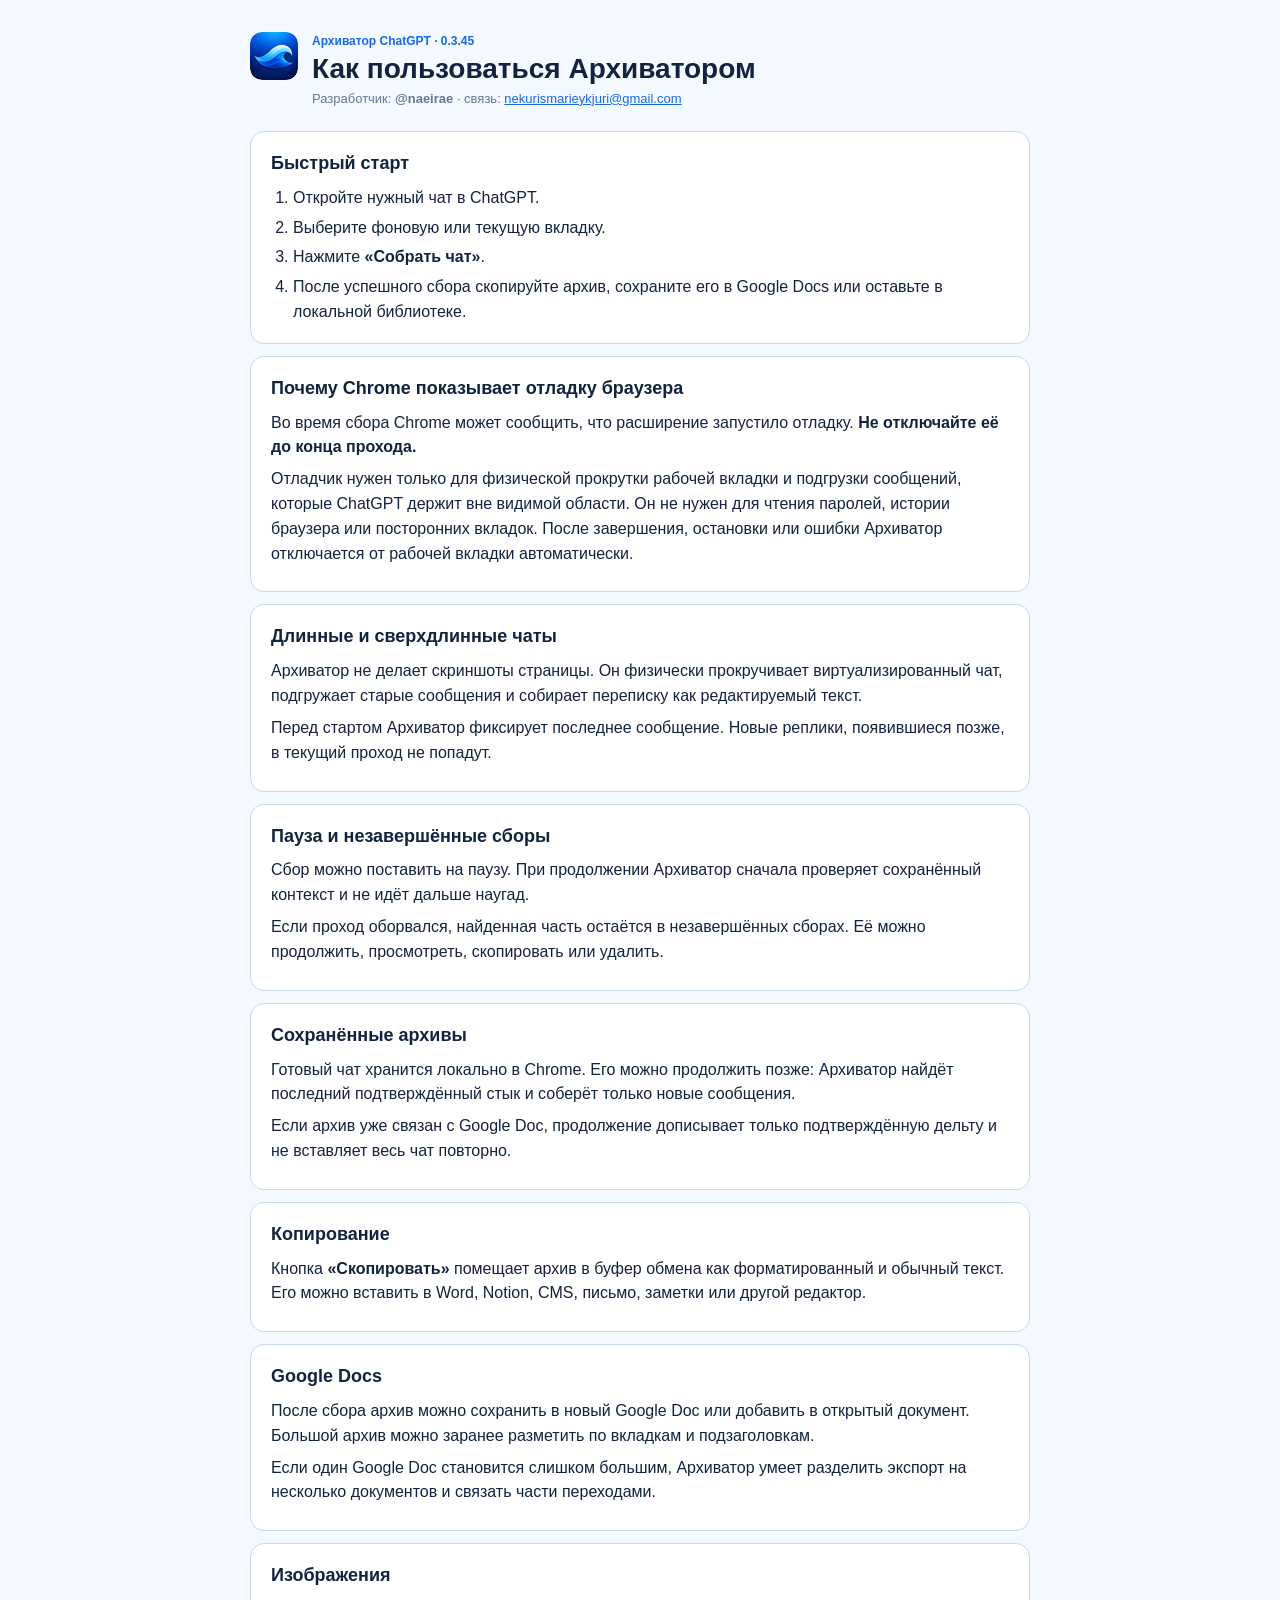
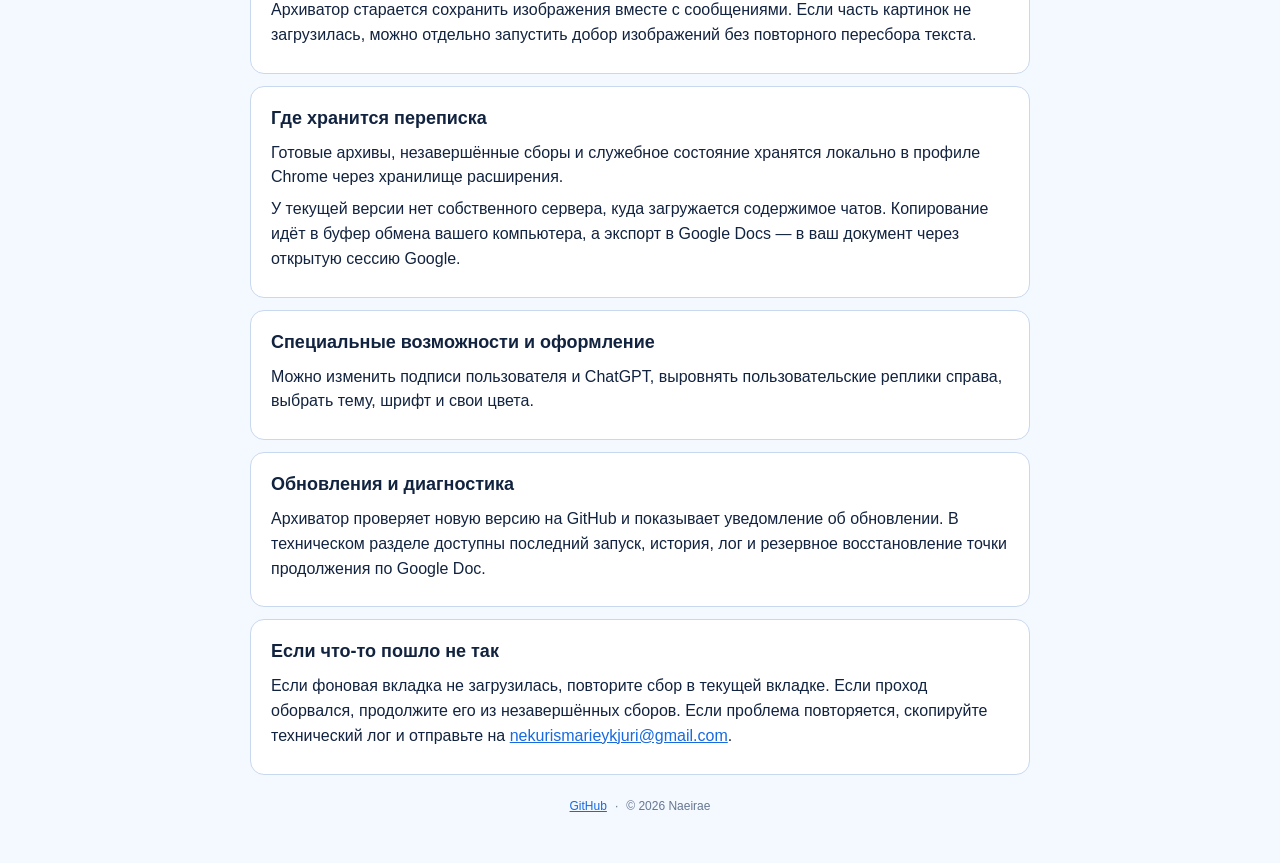
<file: help.html>
<!doctype html>
<html lang="ru">
<head>
  <meta charset="utf-8">
  <meta name="viewport" content="width=device-width,initial-scale=1">
  <title>Справка — Архиватор ChatGPT</title>
  <link rel="stylesheet" href="help.css">
</head>
<body>
  <main>
    <header>
      <img src="icons/icon-48.png" alt="">
      <div>
        <div class="eyebrow">Архиватор ChatGPT · 0.3.45</div>
        <h1>Как пользоваться Архиватором</h1>
        <p>Разработчик: <strong>@naeirae</strong> · связь: <a href="mailto:nekurismarieykjuri@gmail.com">nekurismarieykjuri@gmail.com</a></p>
      </div>
    </header>

    <section>
      <h2>Быстрый старт</h2>
      <ol>
        <li>Откройте нужный чат в ChatGPT.</li>
        <li>Выберите фоновую или текущую вкладку.</li>
        <li>Нажмите <strong>«Собрать чат»</strong>.</li>
        <li>После успешного сбора скопируйте архив, сохраните его в Google Docs или оставьте в локальной библиотеке.</li>
      </ol>
    </section>

    <section>
      <h2>Почему Chrome показывает отладку браузера</h2>
      <p>Во время сбора Chrome может сообщить, что расширение запустило отладку. <strong>Не отключайте её до конца прохода.</strong></p>
      <p>Отладчик нужен только для физической прокрутки рабочей вкладки и подгрузки сообщений, которые ChatGPT держит вне видимой области. Он не нужен для чтения паролей, истории браузера или посторонних вкладок. После завершения, остановки или ошибки Архиватор отключается от рабочей вкладки автоматически.</p>
    </section>

    <section>
      <h2>Длинные и сверхдлинные чаты</h2>
      <p>Архиватор не делает скриншоты страницы. Он физически прокручивает виртуализированный чат, подгружает старые сообщения и собирает переписку как редактируемый текст.</p>
      <p>Перед стартом Архиватор фиксирует последнее сообщение. Новые реплики, появившиеся позже, в текущий проход не попадут.</p>
    </section>

    <section>
      <h2>Пауза и незавершённые сборы</h2>
      <p>Сбор можно поставить на паузу. При продолжении Архиватор сначала проверяет сохранённый контекст и не идёт дальше наугад.</p>
      <p>Если проход оборвался, найденная часть остаётся в незавершённых сборах. Её можно продолжить, просмотреть, скопировать или удалить.</p>
    </section>

    <section>
      <h2>Сохранённые архивы</h2>
      <p>Готовый чат хранится локально в Chrome. Его можно продолжить позже: Архиватор найдёт последний подтверждённый стык и соберёт только новые сообщения.</p>
      <p>Если архив уже связан с Google Doc, продолжение дописывает только подтверждённую дельту и не вставляет весь чат повторно.</p>
    </section>

    <section>
      <h2>Копирование</h2>
      <p>Кнопка <strong>«Скопировать»</strong> помещает архив в буфер обмена как форматированный и обычный текст. Его можно вставить в Word, Notion, CMS, письмо, заметки или другой редактор.</p>
    </section>

    <section>
      <h2>Google Docs</h2>
      <p>После сбора архив можно сохранить в новый Google Doc или добавить в открытый документ. Большой архив можно заранее разметить по вкладкам и подзаголовкам.</p>
      <p>Если один Google Doc становится слишком большим, Архиватор умеет разделить экспорт на несколько документов и связать части переходами.</p>
    </section>

    <section>
      <h2>Изображения</h2>
      <p>Архиватор старается сохранить изображения вместе с сообщениями. Если часть картинок не загрузилась, можно отдельно запустить добор изображений без повторного пересбора текста.</p>
    </section>

    <section>
      <h2>Где хранится переписка</h2>
      <p>Готовые архивы, незавершённые сборы и служебное состояние хранятся локально в профиле Chrome через хранилище расширения.</p>
      <p>У текущей версии нет собственного сервера, куда загружается содержимое чатов. Копирование идёт в буфер обмена вашего компьютера, а экспорт в Google Docs — в ваш документ через открытую сессию Google.</p>
    </section>

    <section>
      <h2>Специальные возможности и оформление</h2>
      <p>Можно изменить подписи пользователя и ChatGPT, выровнять пользовательские реплики справа, выбрать тему, шрифт и свои цвета.</p>
    </section>

    <section>
      <h2>Обновления и диагностика</h2>
      <p>Архиватор проверяет новую версию на GitHub и показывает уведомление об обновлении. В техническом разделе доступны последний запуск, история, лог и резервное восстановление точки продолжения по Google Doc.</p>
    </section>

    <section>
      <h2>Если что-то пошло не так</h2>
      <p>Если фоновая вкладка не загрузилась, повторите сбор в текущей вкладке. Если проход оборвался, продолжите его из незавершённых сборов. Если проблема повторяется, скопируйте технический лог и отправьте на <a href="mailto:nekurismarieykjuri@gmail.com">nekurismarieykjuri@gmail.com</a>.</p>
    </section>

    <footer>
      <a href="https://github.com/Naeirae/ChatGPT-Conversation-Archiver" target="_blank" rel="noreferrer">GitHub</a>
      <span>·</span>
      <span>© 2026 Naeirae</span>
    </footer>
  </main>
</body>
</html>
</file>
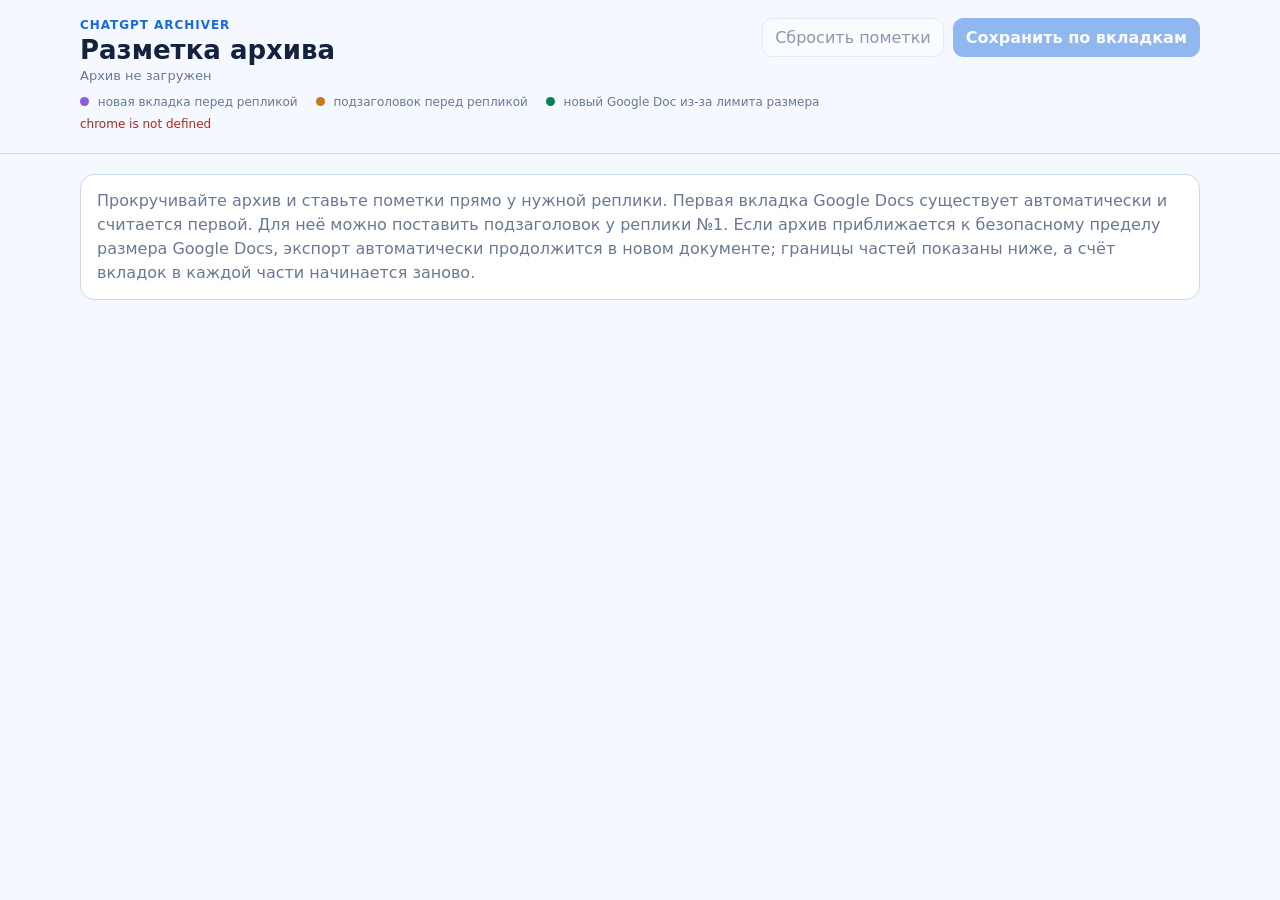
<file: planner.html>
<!doctype html>
<html lang="ru">
<head>
  <meta charset="utf-8">
  <meta name="viewport" content="width=device-width,initial-scale=1">
  <title>Разметка архива — ChatGPT Archiver</title>
  <link rel="stylesheet" href="planner.css">
</head>
<body>
  <header class="topbar">
    <div class="topbar-main">
      <div>
        <div class="eyebrow">ChatGPT Archiver</div>
        <h1>Разметка архива</h1>
        <p id="archiveMeta" class="muted">Загружаю архив…</p>
      </div>
      <div class="topbar-actions">
        <button id="clearMarkers" class="secondary" disabled>Сбросить пометки</button>
        <button id="exportTabbed" class="primary" disabled>Сохранить по вкладкам</button>
      </div>
    </div>
    <div class="legend">
      <span><i class="dot tab-dot"></i> новая вкладка перед репликой</span>
      <span><i class="dot heading-dot"></i> подзаголовок перед репликой</span>
      <span><i class="dot document-dot"></i> новый Google Doc из-за лимита размера</span>
      <span id="markerSummary" class="marker-summary"></span>
    </div>
    <p id="status" class="status">Пометки сохраняются автоматически локально.</p>
  </header>

  <main>
    <section class="intro">
      <p>
        Прокручивайте архив и ставьте пометки прямо у нужной реплики.
        Первая вкладка Google Docs существует автоматически и считается первой. Для неё можно поставить подзаголовок у реплики №1. Если архив приближается к безопасному пределу размера Google Docs, экспорт автоматически продолжится в новом документе; границы частей показаны ниже, а счёт вкладок в каждой части начинается заново.
      </p>
    </section>
    <section id="messages" class="messages" aria-live="polite"></section>
  </main>

  <template id="messageTemplate">
    <article class="message-card">
      <div class="document-boundary-label hidden">Новый Google Doc</div>
      <div class="boundary-label hidden">Новая вкладка</div>
      <div class="message-head">
        <div>
          <span class="message-number"></span>
          <strong class="message-role"></strong>
          <span class="image-count"></span>
        </div>
        <div class="marker-buttons">
          <button class="marker-tab" type="button">Вкладка перед</button>
          <button class="marker-heading" type="button">Подзаголовок</button>
        </div>
      </div>
      <div class="heading-editor hidden">
        <label>
          <span>Подзаголовок</span>
          <input class="heading-input" type="text" maxlength="160" placeholder="Название темы">
        </label>
      </div>
      <div class="message-body"></div>
      <div class="image-preview hidden"></div>
      <button class="expand-message hidden" type="button">Показать полностью</button>
    </article>
  </template>

  <script type="module" src="planner.js"></script>
</body>
</html>
</file>
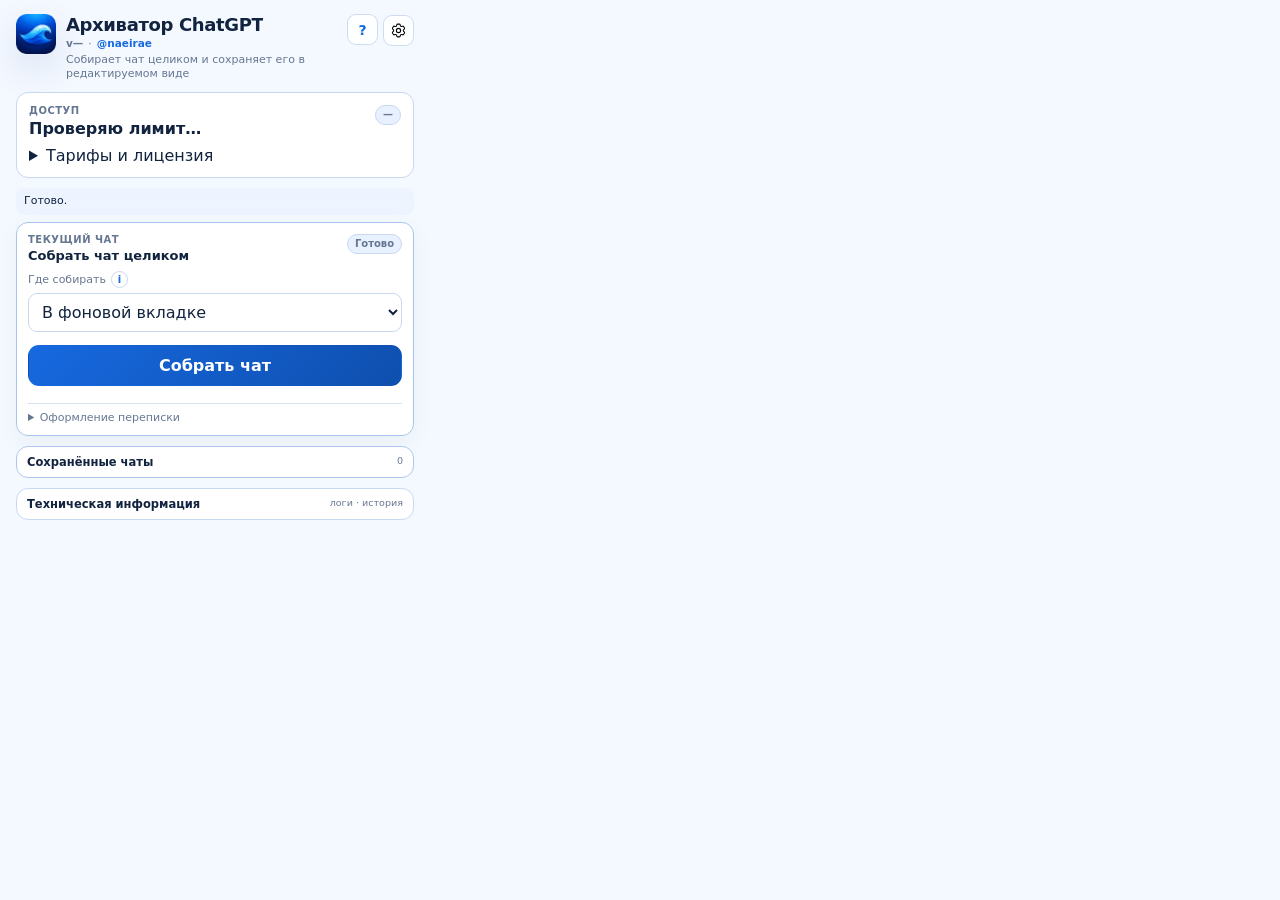
<file: popup.html>
<!doctype html>
<html lang="ru">
<head>
  <meta charset="utf-8">
  <meta name="viewport" content="width=device-width,initial-scale=1">
  <title>Архиватор ChatGPT</title>
  <link rel="stylesheet" href="popup.css">
</head>
<body>
  <main>
    <header class="hero">
      <img class="brand-mark" src="icons/icon-32.png" alt="" aria-hidden="true">
      <div class="hero-copy">
        <div class="product-line">
          <h1>Архиватор ChatGPT</h1>
        </div>
        <p class="product-meta"><span class="version-badge">v<span id="localVersion">—</span></span><span aria-hidden="true">·</span><span class="byline">@naeirae</span></p>
        <p class="subtitle">Собирает чат целиком и сохраняет его в редактируемом виде</p>
      </div>

      <div class="hero-tools">
        <details class="header-menu help-menu">
          <summary class="icon-summary text-icon" title="Справка" aria-label="Справка">?</summary>
          <div class="header-popover help-popover">
            <strong>Справка</strong>
            <p>Как собрать чат, восстановить незавершённый проход, продолжить архив и сохранить его в Google Docs.</p>
            <button id="showTour" class="compact-button" type="button">Показать знакомство</button>
            <a class="menu-link" href="help.html" target="_blank" rel="noopener">Открыть полную справку</a>
            <div class="contact-block">
              <span>Связаться с разработчиком</span>
              <button id="copyContact" class="copy-contact" type="button" title="Скопировать почту">nekurismarieykjuri@gmail.com</button>
              <span id="contactCopied" class="saved" aria-live="polite"></span>
            </div>
            <a class="menu-link" href="https://github.com/Naeirae/ChatGPT-Conversation-Archiver" target="_blank" rel="noreferrer">GitHub</a>
          </div>
        </details>

        <details class="header-menu settings-menu">
          <summary class="icon-summary" title="Настройки" aria-label="Настройки">
            <img src="icons/settings-heroicons.svg" alt="" aria-hidden="true">
          </summary>
          <div class="header-popover settings-popover">
            <section id="interfaceSettings" class="settings-section">
              <div class="settings-title">Оформление</div>

              <label class="field">
                <span>Тема</span>
                <select id="interfacePalette">
                  <optgroup label="Однотонные">
                    <option value="ocean">Океан</option>
                    <option value="cobalt">Кобальт</option>
                    <option value="sky">Небо</option>
                    <option value="violet">Фиолетовая</option>
                    <option value="rose">Розовая</option>
                    <option value="amber">Янтарная</option>
                    <option value="forest">Лесная</option>
                    <option value="graphite">Графит</option>
                    <option value="midnight">Полночь</option>
                  </optgroup>
                  <optgroup label="Градиентные">
                    <option value="gradient-ocean">Океан — градиент</option>
                    <option value="gradient-sunset">Закат — градиент</option>
                    <option value="gradient-mint">Мята — градиент</option>
                    <option value="gradient-violet">Сирень — градиент</option>
                  </optgroup>
                  <option value="custom">Свои цвета…</option>
                </select>
              </label>

              <div id="interfaceCustomColors" class="color-grid hidden">
                <label class="color-field"><span>Акцент</span><input id="interfaceAccent" type="color" value="#1769e0"></label>
                <label class="color-field"><span>Фон</span><input id="interfaceBackground" type="color" value="#f4f8ff"></label>
                <label class="color-field"><span>Карточки</span><input id="interfacePanel" type="color" value="#ffffff"></label>
                <label class="color-field"><span>Текст</span><input id="interfaceText" type="color" value="#12233f"></label>
              </div>

              <label class="field">
                <span>Шрифт</span>
                <select id="interfaceFontPreset">
                  <option value="segoe">Segoe UI</option>
                  <option value="arial">Arial</option>
                  <option value="verdana">Verdana</option>
                  <option value="tahoma">Tahoma</option>
                  <option value="georgia">Georgia</option>
                  <option value="consolas">Consolas</option>
                </select>
              </label>

              <input id="interfaceFontCustom" class="hidden" type="hidden" value="">
              <div id="interfaceFontCustomWrap" class="hidden"></div>

              <button id="resetInterfaceAppearance" class="compact-button" type="button">Сбросить оформление</button>
              <div id="interfaceSettingsSaved" class="saved" aria-live="polite"></div>
            </section>

            <section class="settings-section update-section">
              <div class="settings-title">Версия</div>
              <div class="update-actions">
                <button id="reloadExtension" type="button">Перезагрузить расширение</button>
              </div>
            </section>
          </div>
        </details>
      </div>
    </header>

    <section id="whatsNew" class="whats-new hidden" aria-live="polite">
      <div class="whats-new-head">
        <strong id="whatsNewTitle">Что изменилось</strong>
        <button id="dismissWhatsNew" class="text-button" type="button">Понятно</button>
      </div>
      <ul id="whatsNewList"></ul>
    </section>

    <section id="licenseCard" class="license-card" aria-live="polite">
      <div class="license-card-head">
        <div>
          <div class="archive-label">Доступ</div>
          <strong id="licenseTitle">Проверяю лимит…</strong>
        </div>
        <span id="licenseBadge" class="state-badge">—</span>
      </div>
      <div id="licenseUsage" class="muted"></div>
      <details class="license-plans">
        <summary>Тарифы и лицензия</summary>
        <div class="license-plan-grid">
          <div><strong>249 ₽</strong><span>30 дней</span></div>
          <div><strong>1 790 ₽</strong><span>1 год</span></div>
          <div><strong>3 490 ₽</strong><span>бессрочно</span></div>
        </div>
        <label class="field compact-field">
          <span>Лицензионный ключ</span>
          <input id="licenseKey" type="text" autocomplete="off" spellcheck="false" placeholder="Вставьте ключ после покупки">
        </label>
        <div class="license-actions">
          <button id="activateLicense" class="primary compact-button" type="button">Активировать</button>
          <button id="removeLicense" class="compact-button hidden" type="button">Удалить ключ</button>
        </div>
        <div id="licenseMessage" class="saved" aria-live="polite"></div>
      </details>
    </section>

    <div class="status-bar">
      <p id="status" class="status" role="status" aria-live="polite">Готово.</p>
      <button id="retryCurrent" class="hidden compact-button">Повторить в текущей вкладке</button>
    </div>

    <section class="workspace-card capture-card" data-tour="capture">
      <div class="section-heading">
        <div>
          <div class="archive-label">Текущий чат</div>
          <strong>Собрать чат целиком</strong>
        </div>
        <span id="captureStateBadge" class="state-badge">Готово</span>
      </div>

      <div id="captureProgress" class="capture-progress inline-progress hidden" aria-live="polite">
        <strong id="capturePhase"></strong>
        <div id="captureMeta" class="muted"></div>
      </div>

      <div class="capture-location">
        <label class="field compact-field">
          <span class="field-label-with-info">
            Где собирать
            <button id="captureInfoToggle" class="info-dot" type="button" aria-expanded="false" aria-controls="captureInfo" aria-label="Как работает сбор">i</button>
          </span>
          <select id="captureTarget">
            <option value="copy">В фоновой вкладке</option>
            <option value="current">В текущей вкладке</option>
          </select>
        </label>

        <div id="captureInfo" class="info-popover hidden">
          <div id="captureInfoText"></div>
        </div>
        <div id="captureTargetHint" class="muted"></div>
      </div>

      <button id="capture" class="primary capture-primary">Собрать чат</button>

      <div id="captureControls" class="capture-controls">
        <button id="pauseCapture" class="hidden">Пауза</button>
        <button id="resumeCapture" class="hidden primary">Продолжить</button>
        <button id="cancel" class="cancel hidden">Остановить</button>
      </div>

      <div id="compareResult" class="hidden" aria-live="polite"></div>

      <details class="accessibility-options" data-tour="accessibility">
        <summary>Оформление переписки</summary>
        <label class="field">
          <span>Имя пользователя в документе</span>
          <input id="userName" type="text" maxlength="80" placeholder="Например, Иван Петрович" autocomplete="off">
        </label>
        <label class="field">
          <span>Имя ChatGPT в документе</span>
          <input id="assistantName" type="text" maxlength="80" placeholder="Например, Пётр Иваныч" autocomplete="off">
        </label>
        <label class="check">
          <input id="alignUserRight" type="checkbox">
          <span>Реплики пользователя — справа</span>
        </label>
        <div id="settingsSaved" class="saved" aria-live="polite"></div>
      </details>

      <div id="archive" class="saved-run-row hidden">
        <details class="saved-run-details">
          <summary>
            <span id="archiveStateLabel">Сохранён последний запуск</span>
            <small id="archiveStateHint"></small>
          </summary>
          <div class="saved-run-body">
            <strong id="archiveTitle"></strong>
            <div id="archiveMeta" class="muted"></div>
            <div class="archive-doc-status">
              <span id="archiveDocStatus"></span>
              <a id="archiveDocLink" class="hidden" href="#" target="_blank" rel="noopener">Открыть Google Doc ↗</a>
            </div>
            <div class="compact-actions">
              <button id="copyArchive">Скопировать</button>
              <button id="newDoc">Сохранить в новый Google Doc</button>
              <button id="activeDoc">Добавить в открытый Google Doc</button>
              <button id="openPlanner">Разбить по вкладкам и темам</button>
              <button id="recoverImages">Добрать изображения</button>
              <button id="patchRecoveredImages">Добавить найденные изображения в Google Doc</button>
            </div>
          </div>
        </details>
        <button id="deleteArchive" class="text-danger" type="button">Сбросить</button>
      </div>
    </section>

    <section id="draft" class="draft-alert hidden" aria-live="polite" data-tour="unfinished">
      <div class="draft-alert-main">
        <span class="draft-dot" aria-hidden="true"></span>
        <div class="draft-copy">
          <strong id="draftTitle">Сбор не завершён</strong>
          <div id="draftMeta" class="muted"></div>
        </div>
      </div>
      <div class="draft-actions">
        <button id="resumeFailedCapture" class="primary">Продолжить</button>
        <button id="viewDraft" class="compact-button">Просмотреть</button>
        <button id="copyDraft" class="compact-button hidden">Скопировать</button>
        <button id="openFailedCapture" class="compact-button hidden">Открыть вкладку сбора</button>
        <button id="deleteDraft" class="danger-outline compact-button">Удалить</button>
      </div>
      <div id="draftRecoveryHint" class="muted hidden">Если Архиватор не найдёт место остановки, сохранённую часть можно открыть и проверить вручную.</div>
    </section>

    <details id="unfinishedPassesPanel" class="compact-panel unfinished-panel hidden">
      <summary><span>Незавершённые сборы</span><small id="unfinishedPassesCount">0</small></summary>
      <div id="unfinishedPassesList" class="history-list compact-list"></div>
    </details>

    <details id="savedArchivesPanel" class="compact-panel archives-panel" data-tour="library">
      <summary><span>Сохранённые чаты</span><small id="savedArchivesCount">0</small></summary>
      <div id="savedArchivesNotice" class="archive-save-notice hidden"></div>
      <div id="savedArchivesList" class="archive-links-list"></div>
    </details>

    <details id="technicalPanel" class="compact-panel technical-panel">
      <summary><span>Техническая информация</span><small>логи · история</small></summary>
      <div class="panel-body">
        <details class="manual-recovery">
          <summary>Восстановить продолжение по Google Doc</summary>
          <label class="field doc-link-field">
            <span>Ссылка на Google Doc</span>
            <input id="docUrl" type="url" placeholder="https://docs.google.com/document/d/..." autocomplete="off">
          </label>
          <div id="linkedDocHint" class="muted"></div>
          <button id="syncDoc" class="compact-button">Найти точку продолжения</button>
          <button id="continue" class="hidden" type="button" aria-hidden="true" tabindex="-1">Продолжить</button>
        </details>

        <details id="runLog" class="run-log hidden">
          <summary>Последний запуск</summary>
          <strong id="runLogTitle"></strong>
          <div id="runLogMeta" class="muted"></div>
          <div id="runLogMessage" class="muted"></div>
          <button id="copyRunLog" class="compact-button">Скопировать лог</button>
          <button id="resetCapture" class="text-danger technical-reset" type="button">Сбросить состояние запуска</button>
        </details>

        <details id="historyPanel" class="history-panel">
          <summary><span>История запусков</span><small id="historyCount">0</small></summary>
          <div id="captureHistory" class="history-list"></div>
          <button id="clearHistory" class="compact-button danger-outline">Очистить историю</button>
        </details>
      </div>
    </details>

    <div id="tourOverlay" class="tour-overlay hidden" aria-hidden="true">
      <div id="tourSpotlight" class="tour-spotlight hidden" aria-hidden="true"></div>
      <div class="tour-card" role="dialog" aria-modal="true" aria-labelledby="tourTitle">
        <div id="tourStep" class="tour-step"></div>
        <h2 id="tourTitle"></h2>
        <p id="tourText"></p>
        <div class="tour-actions">
          <button id="tourSkip" class="compact-button">Пропустить</button>
          <div class="tour-nav">
            <button id="tourPrev" class="compact-button">Назад</button>
            <button id="tourNext" class="primary">Далее</button>
          </div>
        </div>
      </div>
    </div>
  </main>
  <script src="popup.js"></script>
</body>
</html>
</file>
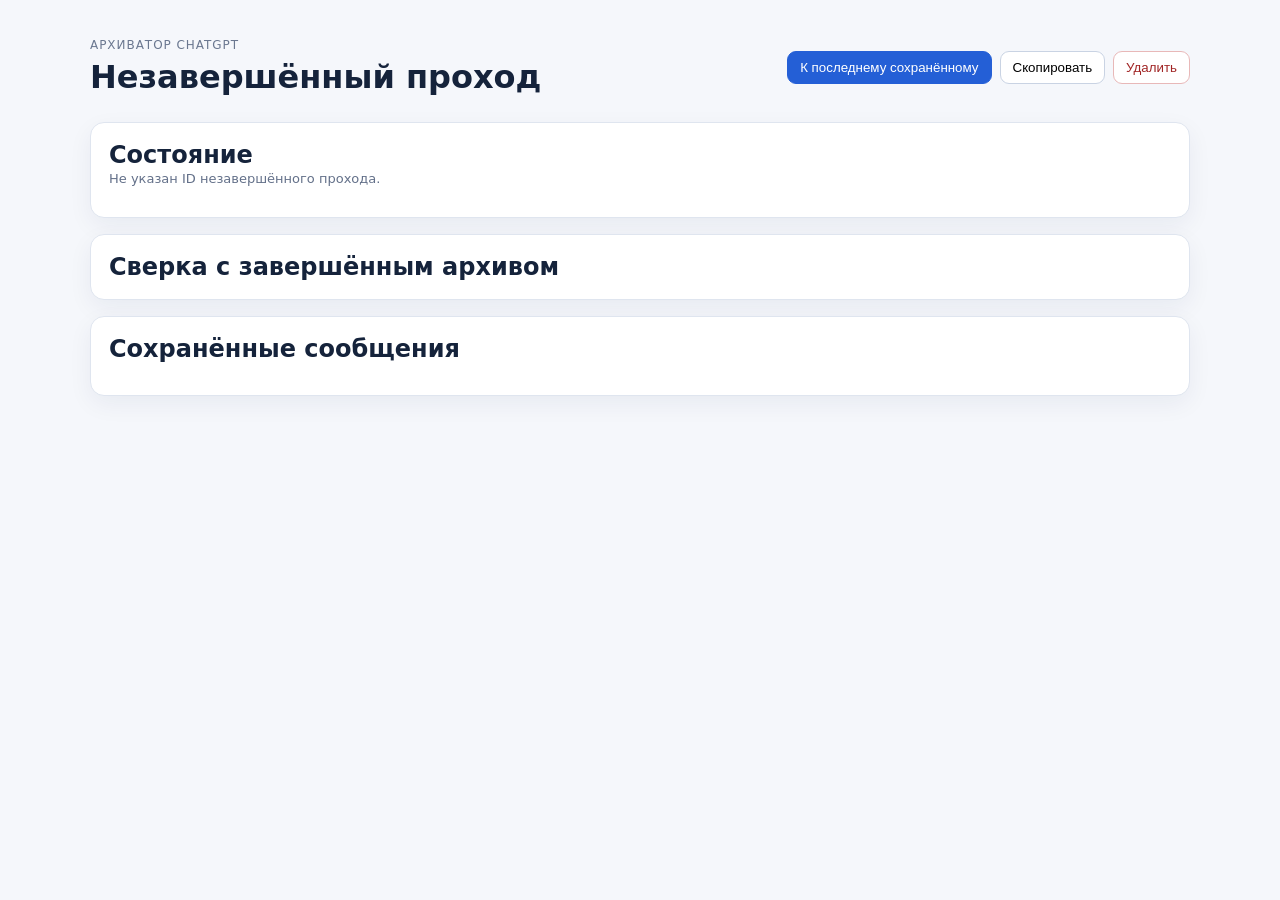
<file: unfinished.html>
<!doctype html>
<html lang="ru">
<head>
  <meta charset="utf-8">
  <meta name="viewport" content="width=device-width,initial-scale=1">
  <title>Незавершённый проход · Архиватор ChatGPT</title>
  <link rel="stylesheet" href="unfinished.css">
</head>
<body>
  <main>
    <header>
      <div>
        <div class="eyebrow">Архиватор ChatGPT</div>
        <h1 id="title">Незавершённый проход</h1>
      </div>
      <div class="actions">
        <button id="jumpLast" class="primary">К последнему сохранённому</button>
        <button id="resume" class="hidden">Дособрать</button>
        <button id="openCapture" class="hidden">Открыть вкладку сбора</button>
        <button id="copy">Скопировать</button>
        <button id="delete" class="danger">Удалить</button>
      </div>
    </header>

    <section class="card">
      <h2>Состояние</h2>
      <div id="meta" class="meta"></div>
      <div id="error" class="error-text"></div>
    </section>

    <section class="card">
      <h2>Сверка с завершённым архивом</h2>
      <div id="compare" class="meta">Сверяю…</div>
    </section>

    <section class="card">
      <div class="section-head">
        <h2>Сохранённые сообщения</h2>
        <span id="messageCount"></span>
      </div>
      <div id="messages" class="messages"></div>
    </section>
  </main>
  <script src="unfinished.js"></script>
</body>
</html>
</file>
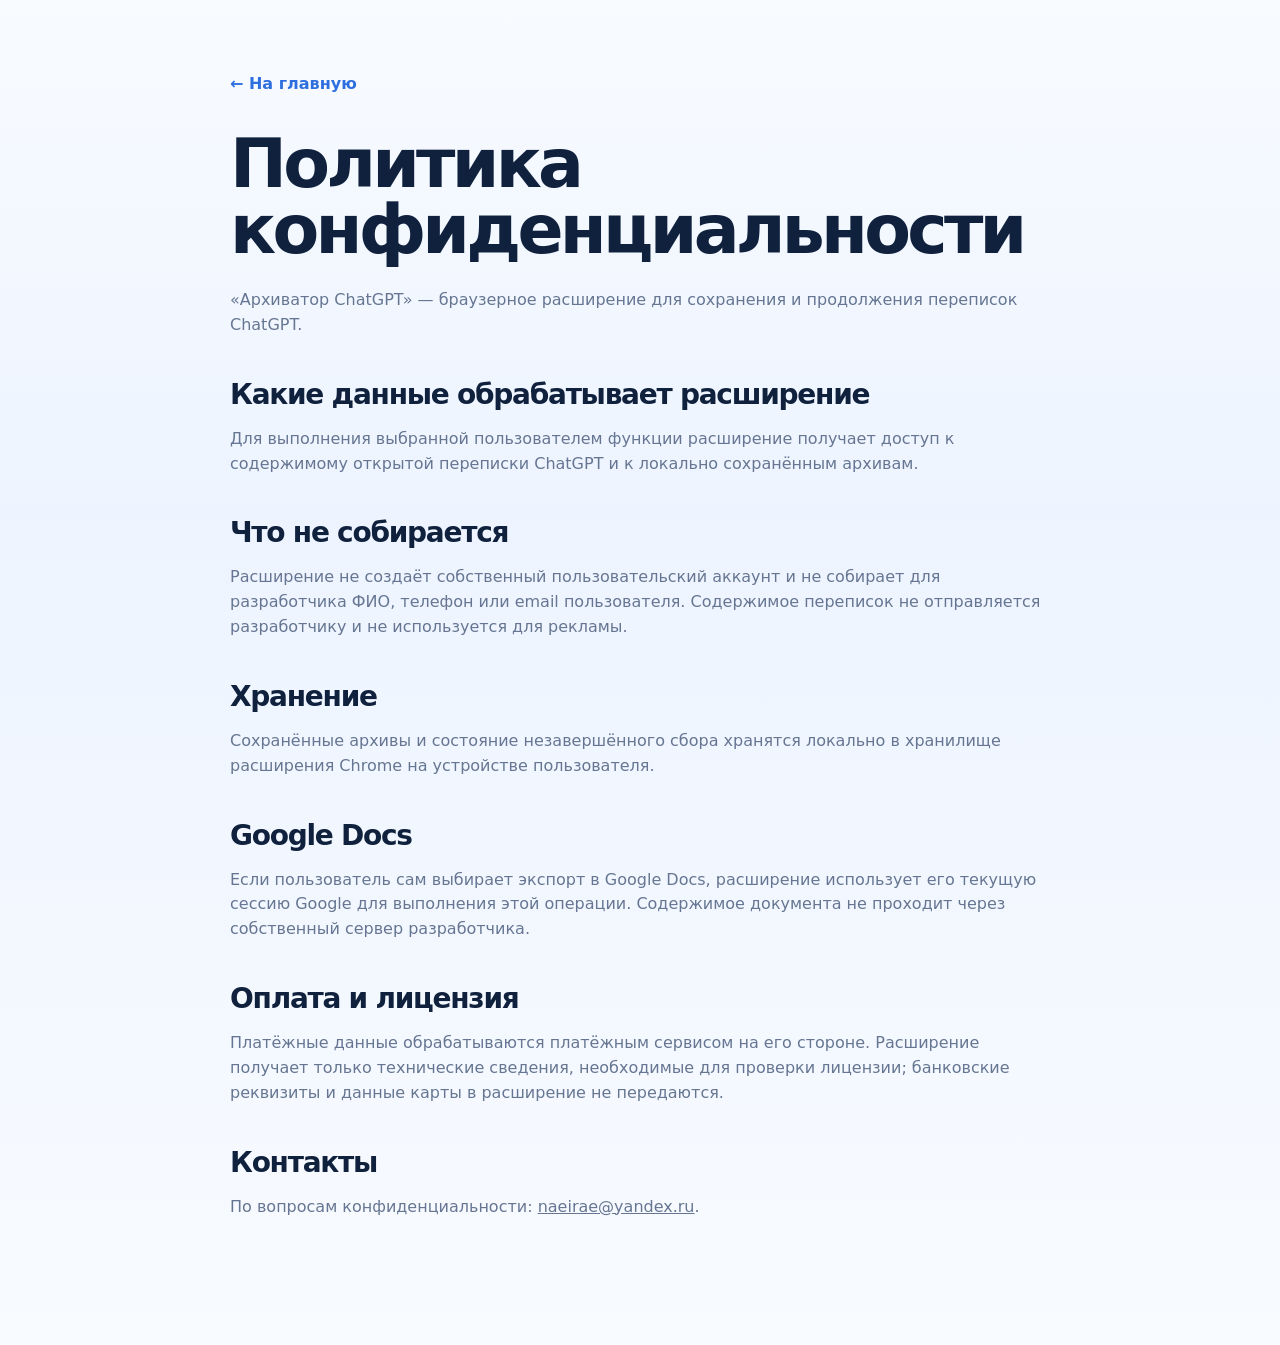
<file: docs/privacy.html>
<!doctype html>
<html lang="ru"><head>
<meta charset="utf-8"><meta name="viewport" content="width=device-width,initial-scale=1">
<title>Политика конфиденциальности — Архиватор ChatGPT</title>
<link rel="stylesheet" href="styles.css">
</head><body>
<main class="policy-page">
<a class="policy-back" href="./">← На главную</a>
<h1>Политика конфиденциальности</h1>
<p>«Архиватор ChatGPT» — браузерное расширение для сохранения и продолжения переписок ChatGPT.</p>
<h2>Какие данные обрабатывает расширение</h2>
<p>Для выполнения выбранной пользователем функции расширение получает доступ к содержимому открытой переписки ChatGPT и к локально сохранённым архивам.</p>
<h2>Что не собирается</h2>
<p>Расширение не создаёт собственный пользовательский аккаунт и не собирает для разработчика ФИО, телефон или email пользователя. Содержимое переписок не отправляется разработчику и не используется для рекламы.</p>
<h2>Хранение</h2>
<p>Сохранённые архивы и состояние незавершённого сбора хранятся локально в хранилище расширения Chrome на устройстве пользователя.</p>
<h2>Google Docs</h2>
<p>Если пользователь сам выбирает экспорт в Google Docs, расширение использует его текущую сессию Google для выполнения этой операции. Содержимое документа не проходит через собственный сервер разработчика.</p>
<h2>Оплата и лицензия</h2>
<p>Платёжные данные обрабатываются платёжным сервисом на его стороне. Расширение получает только технические сведения, необходимые для проверки лицензии; банковские реквизиты и данные карты в расширение не передаются.</p>
<h2>Контакты</h2>
<p>По вопросам конфиденциальности: <a href="mailto:naeirae@yandex.ru">naeirae@yandex.ru</a>.</p>
</main></body></html>
</file>
<file: help.css>
:root{color-scheme:light;--bg:#f4f8ff;--panel:#fff;--text:#12233f;--muted:#667792;--accent:#1769e0;--border:#c8d8ef}
*{box-sizing:border-box}
body{margin:0;background:var(--bg);color:var(--text);font-family:"Segoe UI",Arial,sans-serif;line-height:1.55}
main{width:min(780px,calc(100% - 32px));margin:0 auto;padding:32px 0 48px}
header{display:flex;gap:14px;align-items:flex-start;margin-bottom:22px}
header img{width:48px;height:48px;border-radius:12px}
.eyebrow{color:var(--accent);font-size:12px;font-weight:700}
h1{margin:2px 0 4px;font-size:28px;line-height:1.15}
header p{margin:0;color:var(--muted);font-size:13px}
section{margin-top:12px;padding:18px 20px;border:1px solid var(--border);border-radius:14px;background:var(--panel)}
h2{margin:0 0 8px;font-size:18px}
p{margin:7px 0}
ul,ol{margin:8px 0 0;padding-left:22px}
li+li{margin-top:5px}
a{color:var(--accent)}
footer{display:flex;gap:8px;justify-content:center;margin-top:22px;color:var(--muted);font-size:12px}
@media(max-width:560px){main{width:min(100% - 20px,780px);padding-top:18px}section{padding:15px}h1{font-size:23px}}
</file>
<file: planner.css>
:root {
  color-scheme: light;
  font-family: Inter, "Segoe UI", system-ui, -apple-system, BlinkMacSystemFont, sans-serif;
  --bg: #f4f8ff;
  --panel: #fff;
  --text: #13233e;
  --muted: #687995;
  --border: #c9d9ef;
  --accent: #1769e0;
  --accent-soft: #e7f0ff;
  --tab: #8c5bd8;
  --tab-soft: #f1eaff;
  --heading: #c77a17;
  --heading-soft: #fff2dd;
  --danger: #b3261e;
  --document: #087f5b;
  --document-soft: #e8f7f1;
}

* { box-sizing: border-box; }
body { margin:0; background:var(--bg); color:var(--text); }
button,input { font:inherit; }
button { cursor:pointer; }

.topbar {
  position: sticky;
  top: 0;
  z-index: 20;
  background: color-mix(in srgb, var(--bg) 93%, white);
  border-bottom: 1px solid var(--border);
  backdrop-filter: blur(10px);
  padding: 18px max(24px, calc((100vw - 1120px) / 2));
}

.topbar-main {
  display:flex;
  justify-content:space-between;
  gap:24px;
  align-items:flex-start;
}
.eyebrow { color:var(--accent); font-size:12px; font-weight:800; text-transform:uppercase; letter-spacing:.08em; }
h1 { margin:3px 0 3px; font-size:26px; }
.muted { color:var(--muted); margin:0; font-size:13px; }
.topbar-actions { display:flex; gap:9px; flex-wrap:wrap; justify-content:flex-end; }
button {
  border:1px solid var(--border);
  border-radius:10px;
  padding:9px 12px;
  background:var(--panel);
  color:var(--text);
}
button:hover:not(:disabled) { border-color:var(--accent); }
button:disabled { opacity:.45; cursor:default; }
button.primary { background:var(--accent); color:white; border-color:var(--accent); font-weight:700; }
button.secondary { background:var(--panel); }

.legend {
  display:flex;
  gap:18px;
  align-items:center;
  flex-wrap:wrap;
  margin-top:12px;
  color:var(--muted);
  font-size:12px;
}
.dot { width:9px; height:9px; display:inline-block; border-radius:50%; margin-right:5px; }
.tab-dot { background:var(--tab); }
.heading-dot { background:var(--heading); }
.document-dot { background:var(--document); }
.marker-summary { margin-left:auto; color:var(--text); font-weight:700; }
.status { margin:8px 0 0; min-height:18px; font-size:12px; color:var(--muted); }
.status.error { color:var(--danger); }

main { width:min(1120px, calc(100% - 36px)); margin:20px auto 80px; }
.intro { background:var(--panel); border:1px solid var(--border); border-radius:14px; padding:14px 16px; margin-bottom:14px; }
.intro p { margin:0; line-height:1.5; color:var(--muted); }

.messages { display:flex; flex-direction:column; gap:12px; }
.message-card {
  position:relative;
  background:var(--panel);
  border:1px solid var(--border);
  border-radius:14px;
  padding:14px 16px;
  box-shadow:0 5px 18px rgba(33,73,126,.05);
}
.message-card.is-tab { border-top:4px solid var(--tab); margin-top:18px; }
.message-card.is-heading { box-shadow: inset 4px 0 0 var(--heading), 0 5px 18px rgba(33,73,126,.05); }
.message-card.is-document-boundary { margin-top:34px; border-top-color:var(--document); }
.document-boundary-label,
.boundary-label {
  position:absolute;
  top:-15px;
  left:16px;
  background:var(--tab);
  color:white;
  font-size:11px;
  font-weight:800;
  padding:4px 9px;
  border-radius:999px;
}
.document-boundary-label {
  top:-31px;
  left:16px;
  background:var(--document);
}
.message-card.is-document-boundary.is-tab .boundary-label { left:142px; }
.hidden { display:none !important; }

.message-head {
  display:flex;
  justify-content:space-between;
  gap:14px;
  align-items:flex-start;
  margin-bottom:10px;
}
.message-number { color:var(--muted); font-size:12px; font-weight:800; margin-right:7px; }
.message-role { font-size:13px; }
.image-count { margin-left:8px; color:var(--muted); font-size:11px; }
.marker-buttons { display:flex; gap:7px; flex-wrap:wrap; justify-content:flex-end; }
.marker-buttons button { padding:6px 9px; font-size:11px; }
.marker-tab.active { border-color:var(--tab); background:var(--tab-soft); color:#5b2ba0; }
.marker-heading.active { border-color:var(--heading); background:var(--heading-soft); color:#8a5208; }

.heading-editor {
  margin:10px 0 12px;
  padding:10px 12px;
  border:1px solid color-mix(in srgb, var(--heading) 40%, var(--border));
  border-radius:10px;
  background:var(--heading-soft);
}
.heading-editor label span { display:block; font-size:11px; color:#8a5208; font-weight:700; margin-bottom:5px; }
.heading-input {
  width:100%;
  padding:8px 9px;
  border:1px solid color-mix(in srgb, var(--heading) 45%, var(--border));
  border-radius:8px;
  background:white;
  color:var(--text);
  outline:none;
}
.heading-input:focus { border-color:var(--heading); }

.message-body {
  white-space:pre-wrap;
  overflow-wrap:anywhere;
  line-height:1.5;
  font-size:14px;
  max-height:230px;
  overflow:hidden;
  position:relative;
}
.message-card.expanded .message-body { max-height:none; }
.expand-message { margin-top:9px; padding:6px 9px; font-size:11px; }

.image-preview { margin-top:10px; display:flex; gap:8px; flex-wrap:wrap; }
.image-preview img {
  max-width:240px;
  max-height:160px;
  object-fit:contain;
  border:1px solid var(--border);
  border-radius:10px;
  background:#eef3f9;
}

@media (max-width:760px) {
  .topbar-main, .message-head { flex-direction:column; }
  .topbar-actions, .marker-buttons { width:100%; justify-content:flex-start; }
  .marker-summary { margin-left:0; width:100%; }
}
</file>
<file: popup.css>
:root {
  color-scheme: light;
  --font-ui: Inter, "Segoe UI", system-ui, -apple-system, BlinkMacSystemFont, sans-serif;
  --bg:#f4f8ff;
  --panel:#ffffff;
  --text:#12233f;
  --muted:#667792;
  --accent:#1769e0;
  --accent-2:#0e4fae;
  --soft:#e8f1ff;
  --border:#c8d8ef;
  --danger:#b3261e;
  --shadow:0 14px 36px rgba(26,78,145,.12);
}
:root[data-palette="cobalt"] { --bg:#f3f6ff; --panel:#fff; --text:#17204b; --muted:#69749b; --accent:#3f51d8; --accent-2:#2939ad; --soft:#e9ecff; --border:#cbd1f2; }
:root[data-palette="sky"] { --bg:#f0faff; --panel:#fff; --text:#113b55; --muted:#5f7d8f; --accent:#1689c7; --accent-2:#0e699b; --soft:#e1f5ff; --border:#bcdfee; }
:root[data-palette="violet"] { --bg:#f8f5ff; --panel:#fff; --text:#302151; --muted:#786b91; --accent:#7654d8; --accent-2:#5235aa; --soft:#efe9ff; --border:#d8cef2; }
:root[data-palette="rose"] { --bg:#fff5f8; --panel:#fff; --text:#4e2334; --muted:#936879; --accent:#d94f83; --accent-2:#a92f5d; --soft:#ffe8f0; --border:#f0cbd9; }
:root[data-palette="amber"] { --bg:#fff9ee; --panel:#fff; --text:#4a3513; --muted:#8c7550; --accent:#d88a16; --accent-2:#a96308; --soft:#fff0d2; --border:#ead7ad; }
:root[data-palette="forest"] { --bg:#f2faf6; --panel:#fff; --text:#173a2d; --muted:#648175; --accent:#21865e; --accent-2:#126342; --soft:#e2f4eb; --border:#c5dfd3; }
:root[data-palette="graphite"] { --bg:#f4f5f7; --panel:#fff; --text:#202630; --muted:#6d7580; --accent:#586575; --accent-2:#343e4b; --soft:#e9edf1; --border:#d2d8df; }
:root[data-palette="midnight"] { color-scheme:dark; --bg:#0e1728; --panel:#15233a; --text:#edf5ff; --muted:#9bb0ca; --accent:#5aa2ff; --accent-2:#8abaff; --soft:#203653; --border:#304968; --shadow:0 14px 36px rgba(0,0,0,.25); }
:root[data-palette="custom"] { }

* { box-sizing:border-box; }
body {
  margin:0;
  width:420px;
  background:var(--bg);
  color:var(--text);
  font-family:var(--font-ui);
}
main { padding:16px; }

.hero {
  display:flex;
  gap:12px;
  align-items:center;
  margin-bottom:12px;
}
.hero-copy { min-width:0; }
.brand-mark {
  width:42px;
  height:42px;
  flex:0 0 42px;
  border-radius:11px;
  box-shadow:var(--shadow);
}
h1 { margin:0; font-size:21px; letter-spacing:-.02em; }
.subtitle { margin:3px 0 0; color:var(--muted); font-size:12px; line-height:1.35; }

button,input,select,textarea { font:inherit; }
button {
  width:100%;
  margin-top:9px;
  padding:10px 12px;
  border:1px solid var(--border);
  border-radius:11px;
  background:var(--panel);
  color:var(--text);
  cursor:pointer;
  transition:transform .12s ease,border-color .12s ease,background .12s ease;
}
button:hover:not(:disabled) { border-color:var(--accent); background:var(--soft); }
button:active:not(:disabled) { transform:translateY(1px); }
button.primary {
  border-color:transparent;
  background:linear-gradient(135deg,var(--accent),var(--accent-2));
  color:#fff;
  font-weight:750;
}
button.cancel { color:var(--danger); }
button:disabled { opacity:.45; cursor:default; }
button.compact-button { padding:8px 10px; font-size:11px; }

.status-bar {
  position:sticky;
  top:0;
  z-index:30;
  padding:4px 0 8px;
  margin-bottom:4px;
  background:var(--bg);
}
.status {
  min-height:38px;
  margin:0;
  padding:9px 11px;
  border:1px solid var(--border);
  border-radius:11px;
  background:var(--panel);
  font-size:13px;
  line-height:1.35;
  box-shadow:0 5px 18px rgba(0,0,0,.035);
}
.status.error {
  color:var(--danger);
  border-color:color-mix(in srgb,var(--danger) 62%,var(--border));
  background:color-mix(in srgb,var(--danger) 7%,var(--panel));
}
.status-bar #retryCurrent { margin-top:6px; }

.workspace-card,
.doc-link,
.capture-progress,
.run-log,
.archive,
.export-card,
.update {
  margin-top:12px;
  padding:12px;
  border:1px solid var(--border);
  border-radius:13px;
  background:var(--panel);
}
.archive { background:var(--soft); }
.section-heading {
  display:flex;
  align-items:flex-start;
  justify-content:space-between;
  gap:10px;
  margin-bottom:2px;
}
.section-heading strong { display:block; font-size:13px; }
.archive-label {
  font-size:10px;
  font-weight:700;
  text-transform:uppercase;
  letter-spacing:.05em;
  color:var(--muted);
  margin-bottom:3px;
}
.archive strong { display:block; font-size:13px; overflow:hidden; text-overflow:ellipsis; white-space:nowrap; }

.button-grid {
  display:grid;
  grid-template-columns:1fr 1fr;
  gap:8px;
  margin-top:8px;
}
.button-grid button { margin-top:0; }
.button-grid button:only-child { grid-column:1 / -1; }

.field { display:block; margin-top:11px; }
.field > span { display:block; font-size:11px; color:var(--muted); margin-bottom:5px; }
.field input,.field select,.field textarea {
  width:100%;
  padding:8px 9px;
  border:1px solid var(--border);
  border-radius:9px;
  background:var(--panel);
  color:var(--text);
  outline:none;
}
.field textarea { resize:vertical; min-height:92px; line-height:1.35; }
.field input:focus,.field select:focus,.field textarea:focus {
  border-color:var(--accent);
  box-shadow:0 0 0 3px color-mix(in srgb,var(--accent) 14%,transparent);
}
.check { display:flex; gap:8px; align-items:flex-start; margin-top:11px; font-size:12px; line-height:1.35; }
.check input { margin:2px 0 0; accent-color:var(--accent); }

.muted { color:var(--muted); font-size:11px; margin-top:3px; }
.hidden { display:none !important; }
.saved { min-height:16px; padding:4px 0 2px; color:var(--accent); font-size:10px; }

.settings {
  margin-top:12px;
  border:1px solid var(--border);
  border-radius:13px;
  background:var(--panel);
  overflow:hidden;
}
.settings summary {
  display:flex;
  align-items:baseline;
  justify-content:space-between;
  gap:12px;
  padding:11px 12px;
  cursor:pointer;
  font-weight:700;
  font-size:13px;
  color:var(--text);
  background:var(--soft);
}
.settings summary small { color:var(--muted); font-size:10px; font-weight:600; }
.settings[open] summary { border-bottom:1px solid var(--border); }
.settings > *:not(summary) { margin-left:12px; margin-right:12px; }
.interface-settings { margin-top:4px; }

.color-grid {
  display:grid;
  grid-template-columns:1fr 1fr;
  gap:9px;
  margin-top:11px;
}
.color-field {
  display:grid;
  grid-template-columns:1fr 42px;
  align-items:center;
  gap:8px;
  padding:7px 8px;
  border:1px solid var(--border);
  border-radius:9px;
  background:var(--bg);
}
.color-field span { font-size:11px; color:var(--muted); }
.color-field input[type="color"] {
  width:42px;
  height:30px;
  padding:2px;
  border:1px solid var(--border);
  border-radius:8px;
  background:var(--panel);
  cursor:pointer;
}

.capture-progress strong,
.run-log strong { display:block; font-size:12px; }

.compare-result {
  min-height:15px;
  margin-top:7px;
  font-weight:650;
}
.recovery-settings {
  margin-top:11px;
  padding-top:9px;
  border-top:1px solid var(--border);
}
.recovery-settings summary {
  cursor:pointer;
  color:var(--muted);
  font-size:11px;
  font-weight:700;
}
.recovery-settings[open] summary {
  color:var(--text);
}

.tab-export-inner {
  margin-top:9px;
  padding:10px;
  border:1px solid var(--border);
  border-radius:11px;
  background:var(--soft);
}
.tab-export-inner > strong { display:block; font-size:12px; }
.tab-help { margin-top:5px; line-height:1.45; }
.actions {
  display:grid;
  grid-template-columns:1fr;
  gap:0;
  margin-top:3px;
}

.update-copy strong { display:block; font-size:13px; }
.update-actions { display:grid; grid-template-columns:1fr 1fr; gap:8px; margin-top:9px; }
.update-actions button,.update-actions .update-action {
  margin:0;
  min-height:38px;
  display:flex;
  align-items:center;
  justify-content:center;
}
.update-action {
  padding:10px 12px;
  border:1px solid transparent;
  border-radius:11px;
  background:linear-gradient(135deg,var(--accent),var(--accent-2));
  color:#fff !important;
  font-size:12px;
  font-weight:750;
  text-decoration:none;
}
.update-action:hover { filter:brightness(1.03); }
.update-github {
  grid-column:1 / -1;
  color:var(--accent);
  font-size:11px;
  font-weight:700;
  text-align:center;
  text-decoration:none;
  padding:2px 0;
}
.update-note { margin-top:8px; line-height:1.4; }
.note { margin:11px 1px 0; color:var(--muted); font-size:10.5px; line-height:1.4; }


/* 0.3.33 workflow-first popup */
.capture-card { border-width:1.5px; }
.state-badge {
  flex:0 0 auto;
  padding:4px 7px;
  border-radius:999px;
  border:1px solid var(--border);
  background:var(--soft);
  color:var(--muted);
  font-size:10px;
  font-weight:750;
  line-height:1;
}
.state-badge.running { color:var(--accent); border-color:color-mix(in srgb,var(--accent) 45%,var(--border)); }
.state-badge.paused { color:#9a6400; border-color:color-mix(in srgb,#b47a00 45%,var(--border)); }
.state-badge.error { color:var(--danger); border-color:color-mix(in srgb,var(--danger) 45%,var(--border)); }
.state-badge.done { color:#20764a; border-color:color-mix(in srgb,#20764a 45%,var(--border)); }

.inline-progress {
  margin-top:9px;
  padding:9px 10px;
  border:1px solid var(--border);
  border-radius:10px;
  background:var(--soft);
}
.capture-controls {
  display:grid;
  grid-template-columns:repeat(2,minmax(0,1fr));
  gap:8px;
  margin-top:8px;
}
.capture-controls button { margin-top:0; }
.capture-controls .compact-button { font-size:11px; }
.primary-actions { margin-top:10px; }

.capture-options,
.continuation-options,
.tab-export-inner,
.run-log {
  margin-top:10px;
  border-top:1px solid var(--border);
  padding-top:9px;
}
.capture-options > summary,
.continuation-options > summary,
.tab-export-inner > summary,
.run-log > summary {
  cursor:pointer;
  color:var(--muted);
  font-size:11px;
  font-weight:700;
}
.capture-options[open] > summary,
.continuation-options[open] > summary,
.tab-export-inner[open] > summary,
.run-log[open] > summary { color:var(--text); }

.run-log {
  padding-left:0;
  padding-right:0;
  padding-bottom:0;
  border-left:0;
  border-right:0;
  border-bottom:0;
  border-radius:0;
  background:transparent;
}
.run-log > strong { margin-top:8px; }

.draft-card {
  border-color:color-mix(in srgb,#b47a00 34%,var(--border));
  background:color-mix(in srgb,#f7c948 10%,var(--panel));
}

.history-panel { margin-top:12px; }
.history-list { padding:0 12px 2px; }
.history-empty {
  padding:10px 0 4px;
  color:var(--muted);
  font-size:11px;
}
.history-item {
  padding:9px 0;
  border-bottom:1px solid var(--border);
}
.history-item:last-child { border-bottom:0; }
.history-item-head {
  display:flex;
  align-items:center;
  justify-content:space-between;
  gap:8px;
}
.history-item-title {
  min-width:0;
  font-size:11px;
  font-weight:750;
  white-space:nowrap;
  overflow:hidden;
  text-overflow:ellipsis;
}
.history-item-status {
  flex:0 0 auto;
  font-size:10px;
  color:var(--muted);
}
.history-item-status.done { color:#20764a; }
.history-item-status.error { color:var(--danger); }
.history-item-status.cancelled { color:#8b5a00; }
.history-item-meta,
.history-item-message {
  margin-top:3px;
  color:var(--muted);
  font-size:10px;
  line-height:1.35;
}
.danger-outline { color:var(--danger); }

.update.settings { padding:0; }
.update.settings > *:not(summary) { margin-left:12px; margin-right:12px; }
.update.settings .update-actions { margin-top:10px; }
.update.settings .update-note { margin-bottom:12px; }

@media (max-width: 390px) {
  body { width:100vw; min-width:340px; }
  .button-grid,
  .capture-controls { grid-template-columns:1fr; }
}


/* 0.3.43 compact UX */
:root {
  --bg-gradient:linear-gradient(145deg,#f7fbff 0%,#edf4ff 48%,#f7f3ff 100%);
}
:root[data-palette="cobalt"] { --bg-gradient:linear-gradient(145deg,#f5f7ff 0%,#e8edff 52%,#f3f0ff 100%); }
:root[data-palette="sky"] { --bg-gradient:linear-gradient(145deg,#f4fcff 0%,#e4f7ff 50%,#f4fbff 100%); }
:root[data-palette="violet"] { --bg-gradient:linear-gradient(145deg,#faf7ff 0%,#eee7ff 50%,#f8efff 100%); }
:root[data-palette="rose"] { --bg-gradient:linear-gradient(145deg,#fff8fa 0%,#ffe9f1 50%,#fff1f7 100%); }
:root[data-palette="amber"] { --bg-gradient:linear-gradient(145deg,#fffbf3 0%,#fff0d7 52%,#fff7e8 100%); }
:root[data-palette="forest"] { --bg-gradient:linear-gradient(145deg,#f5fbf8 0%,#e2f4eb 52%,#effaf4 100%); }
:root[data-palette="graphite"] { --bg-gradient:linear-gradient(145deg,#f8f9fb 0%,#e9edf2 52%,#f5f6f8 100%); }
:root[data-palette="midnight"] { --bg-gradient:linear-gradient(145deg,#0e1728 0%,#14243b 48%,#1b2140 100%); }
body {
  background:var(--bg-gradient,var(--bg));
  background-attachment:fixed;
}
main { padding:12px; }
.hero { position:relative; margin-bottom:8px; padding-right:38px; }
.settings-menu { position:absolute; right:0; top:1px; z-index:60; }
.icon-summary {
  width:34px; height:34px; display:grid; place-items:center; list-style:none;
  border:1px solid var(--border); border-radius:10px; background:color-mix(in srgb,var(--panel) 92%,transparent);
  cursor:pointer; box-shadow:0 6px 18px rgba(0,0,0,.05); font-size:17px;
}
.icon-summary::-webkit-details-marker { display:none; }
.settings-popover {
  position:absolute; right:0; top:40px; width:340px; max-height:520px; overflow:auto;
  padding:8px; border:1px solid var(--border); border-radius:14px;
  background:color-mix(in srgb,var(--panel) 96%,transparent); box-shadow:var(--shadow);
}
.settings-popover .settings { margin-top:0; }
.settings-popover .settings + .settings { margin-top:8px; }
.status-bar { top:0; padding:2px 0 6px; background:transparent; }
.status { min-height:32px; padding:7px 9px; background:color-mix(in srgb,var(--panel) 92%,transparent); backdrop-filter:blur(8px); }
.workspace-card,.doc-link,.archive,.export-card,.compact-panel {
  background:color-mix(in srgb,var(--panel) 92%,transparent); backdrop-filter:blur(10px);
}
.capture-card { margin-top:8px; }
.capture-location { margin-top:8px; }
.compact-field { margin-top:0; }
.info-dot {
  display:inline-grid; place-items:center; width:16px; height:16px; margin-left:4px;
  border:1px solid var(--border); border-radius:50%; color:var(--accent);
  font-size:10px; font-weight:800; cursor:help; vertical-align:1px;
}
.accessibility-options {
  margin-top:9px; padding-top:7px; border-top:1px solid color-mix(in srgb,var(--border) 75%,transparent);
}
.accessibility-options summary,.continuation-options summary,.tab-export-inner summary,.recovery-settings summary {
  cursor:pointer; color:var(--muted); font-size:11px;
}
.draft-alert {
  margin-top:10px; padding:10px; border:1px solid color-mix(in srgb,var(--danger) 55%,var(--border));
  border-radius:13px; background:color-mix(in srgb,var(--danger) 7%,var(--panel));
}
.draft-alert-main { display:flex; align-items:flex-start; gap:8px; }
.draft-dot { width:9px; height:9px; margin-top:4px; border-radius:50%; background:var(--danger); box-shadow:0 0 0 4px color-mix(in srgb,var(--danger) 13%,transparent); }
.draft-copy { min-width:0; flex:1; }
.draft-copy strong { display:block; color:var(--danger); white-space:nowrap; overflow:hidden; text-overflow:ellipsis; }
.draft-actions,.compact-actions { display:flex; gap:6px; flex-wrap:wrap; margin-top:7px; }
.draft-actions button,.compact-actions button { width:auto; margin-top:0; padding:7px 9px; }
.compact-panel {
  margin-top:10px; border:1px solid var(--border); border-radius:12px; overflow:hidden;
}
.compact-panel > summary {
  display:flex; justify-content:space-between; gap:10px; padding:9px 11px;
  cursor:pointer; font-size:12px; font-weight:650; list-style:none;
}
.compact-panel > summary::-webkit-details-marker { display:none; }
.compact-panel > summary small { color:var(--muted); font-weight:500; }
.unfinished-panel.has-items > summary { color:var(--danger); }
.compact-list .history-item { padding:8px 0; }
.compact-list .history-item-meta,.compact-list .history-item-message { font-size:10px; }
.compact-list .actions { gap:5px; }
.compact-list .actions button { width:auto; margin-top:5px; padding:6px 8px; font-size:10px; }
.compact-archive,.compact-card { margin-top:10px; padding:10px; }
.archive-links-list { padding:0 10px 8px; }
.archive-link-row {
  display:grid; grid-template-columns:minmax(0,1fr) auto; gap:8px; align-items:center;
  padding:7px 0; border-top:1px solid color-mix(in srgb,var(--border) 75%,transparent);
}
.archive-link-row:first-child { border-top:0; }
.archive-link-main { min-width:0; }
.archive-link-title { font-size:11px; font-weight:700; overflow:hidden; text-overflow:ellipsis; white-space:nowrap; }
.archive-link-meta { color:var(--muted); font-size:10px; overflow:hidden; text-overflow:ellipsis; white-space:nowrap; }
.archive-link-open {
  width:auto; margin:0; padding:6px 8px; font-size:10px; text-decoration:none;
  border:1px solid var(--border); border-radius:8px; color:var(--accent); background:var(--panel);
}
.technical-panel .run-log,.technical-panel .history-panel { margin:0 10px 8px; }
.technical-panel .run-log { padding:8px 0; border:0; background:transparent; }
.technical-panel .history-panel { border:0; border-radius:0; background:transparent; }
.note { margin:10px 2px 0; font-size:10px; line-height:1.4; color:var(--muted); }


/* 0.3.44 popup hierarchy and explicit gradient themes */
:root,
:root[data-palette="cobalt"],
:root[data-palette="sky"],
:root[data-palette="violet"],
:root[data-palette="rose"],
:root[data-palette="amber"],
:root[data-palette="forest"],
:root[data-palette="graphite"],
:root[data-palette="midnight"] {
  --bg-gradient:var(--bg);
}
:root[data-palette="gradient-ocean"] {
  --bg:#eef7ff;
  --panel:#ffffff;
  --text:#13283f;
  --muted:#60758c;
  --accent:#2476d8;
  --accent-2:#5756d8;
  --soft:#e7f1ff;
  --border:#c7d9ee;
  --bg-gradient:linear-gradient(145deg,#e8f8ff 0%,#edf0ff 48%,#f5eaff 100%);
}
:root[data-palette="gradient-sunset"] {
  --bg:#fff2ed;
  --panel:#fffdfc;
  --text:#4a2930;
  --muted:#8a6670;
  --accent:#d65d72;
  --accent-2:#d58a45;
  --soft:#ffe9e5;
  --border:#edcbd0;
  --bg-gradient:linear-gradient(145deg,#fff1df 0%,#ffe8ed 48%,#f1e8ff 100%);
}
:root[data-palette="gradient-mint"] {
  --bg:#eefbf6;
  --panel:#fcfffd;
  --text:#173b35;
  --muted:#628079;
  --accent:#258a73;
  --accent-2:#3a78a8;
  --soft:#e2f6ef;
  --border:#c4e1d8;
  --bg-gradient:linear-gradient(145deg,#e9fff4 0%,#e7f8f5 50%,#e9f3ff 100%);
}
:root[data-palette="gradient-violet"] {
  --bg:#f7f1ff;
  --panel:#fffefe;
  --text:#37254d;
  --muted:#786b8d;
  --accent:#7b58d4;
  --accent-2:#c45d9d;
  --soft:#f0e7ff;
  --border:#d9cbed;
  --bg-gradient:linear-gradient(145deg,#f1e8ff 0%,#f8eaff 46%,#ffeaf2 100%);
}
body { background:var(--bg-gradient,var(--bg)); }

.update-notice {
  display:flex;
  align-items:center;
  justify-content:space-between;
  gap:10px;
  margin:0 0 7px;
  padding:8px 10px;
  border:1px solid color-mix(in srgb,var(--accent) 38%,var(--border));
  border-radius:11px;
  background:color-mix(in srgb,var(--accent) 8%,var(--panel));
  font-size:11px;
}
.update-notice a {
  flex:0 0 auto;
  color:var(--accent);
  font-weight:750;
  text-decoration:none;
}
.field-label-with-info { display:flex !important; align-items:center; gap:5px; }
.info-dot {
  appearance:none;
  width:17px;
  height:17px;
  margin:0;
  padding:0;
  border:1px solid var(--border);
  border-radius:50%;
  background:var(--panel);
  color:var(--accent);
  font-size:10px;
  font-weight:800;
  line-height:1;
}
.info-popover {
  position:relative;
  margin-top:6px;
  padding:8px 9px;
  border:1px solid var(--border);
  border-radius:9px;
  background:var(--panel);
  color:var(--text);
  font-size:10.5px;
  line-height:1.4;
  box-shadow:0 6px 18px rgba(0,0,0,.05);
}
.saved-run-row {
  display:flex;
  align-items:flex-start;
  justify-content:space-between;
  gap:8px;
  margin-top:9px;
  padding-top:8px;
  border-top:1px solid color-mix(in srgb,var(--border) 78%,transparent);
}
.saved-run-details { min-width:0; flex:1; }
.saved-run-details > summary {
  cursor:pointer;
  list-style:none;
  color:var(--muted);
  font-size:11px;
  font-weight:650;
}
.saved-run-details > summary::-webkit-details-marker { display:none; }
.saved-run-body { padding-top:7px; }
.saved-run-body strong {
  display:block;
  overflow:hidden;
  text-overflow:ellipsis;
  white-space:nowrap;
  font-size:11px;
}
.text-danger {
  width:auto;
  margin:0;
  padding:0;
  border:0;
  background:transparent;
  color:var(--danger);
  font-size:11px;
  font-weight:700;
}
.text-danger:hover:not(:disabled) {
  border:0;
  background:transparent;
  text-decoration:underline;
}
.panel-body { padding:0 10px 10px; }
.action-panel > summary { font-weight:700; }
.archive-link-actions {
  display:flex;
  align-items:center;
  gap:5px;
  flex:0 0 auto;
}
.archive-link-actions .archive-link-open {
  width:auto;
  margin:0;
}
.manual-recovery { margin-bottom:9px; }
.manual-recovery > summary {
  cursor:pointer;
  color:var(--muted);
  font-size:10.5px;
}
.technical-reset { margin-top:8px; }


/* 0.3.45 interface polish */
html { scrollbar-gutter:stable; }
body {
  width:430px;
  min-height:220px;
  overflow-y:auto;
}
main { padding:14px 16px 16px; }

.hero {
  display:grid;
  grid-template-columns:40px minmax(0,1fr) auto;
  gap:10px;
  align-items:start;
  padding-right:0;
  margin-bottom:10px;
}
.brand-mark {
  width:40px;
  height:40px;
  flex:none;
  border-radius:10px;
}
.hero-copy { min-width:0; }
.product-line {
  display:flex;
  align-items:baseline;
  gap:7px;
  min-width:0;
}
.product-line h1 {
  font-size:18px;
  white-space:nowrap;
}
.version-badge {
  flex:0 0 auto;
  color:var(--muted);
  font-size:10.5px;
  font-weight:700;
}
.byline {
  margin:2px 0 0;
  color:var(--accent);
  font-size:10.5px;
  font-weight:700;
}
.subtitle {
  margin-top:3px;
  font-size:11px;
}
.hero-tools {
  display:flex;
  gap:5px;
  align-items:flex-start;
}
.header-menu { position:relative; }
.header-menu > summary { list-style:none; }
.header-menu > summary::-webkit-details-marker { display:none; }
.icon-summary {
  width:31px;
  height:31px;
  display:grid;
  place-items:center;
  margin:0;
  padding:0;
  border:1px solid color-mix(in srgb,var(--border) 88%,transparent);
  border-radius:9px;
  background:color-mix(in srgb,var(--panel) 90%,transparent);
  box-shadow:none;
  cursor:pointer;
}
.icon-summary img {
  width:17px;
  height:17px;
  display:block;
}
.text-icon {
  font-size:14px;
  font-weight:800;
  color:var(--accent);
}
.header-popover {
  position:fixed;
  z-index:100;
  top:54px;
  right:16px;
  width:342px;
  max-width:calc(100vw - 32px);
  max-height:calc(100vh - 68px);
  overflow:auto;
  overscroll-behavior:contain;
  padding:10px;
  border:1px solid var(--border);
  border-radius:13px;
  background:var(--panel);
  box-shadow:0 18px 50px rgba(25,45,75,.18);
}
.settings-popover { width:352px; }
.settings-section + .settings-section {
  margin-top:10px;
  padding-top:10px;
  border-top:1px solid var(--border);
}
.settings-title {
  font-size:12px;
  font-weight:800;
}
.help-popover strong {
  display:block;
  margin-bottom:4px;
}
.help-popover p {
  margin:0 0 9px;
  color:var(--muted);
  font-size:11px;
  line-height:1.45;
}
.menu-link {
  display:block;
  margin-top:8px;
  color:var(--accent);
  font-size:11px;
  text-decoration:none;
}
.contact-block {
  margin-top:10px;
  padding-top:9px;
  border-top:1px solid var(--border);
}
.contact-block > span:first-child {
  display:block;
  color:var(--muted);
  font-size:10px;
}
.copy-contact {
  width:auto;
  max-width:100%;
  margin:4px 0 0;
  padding:0;
  border:0;
  background:none;
  color:var(--text);
  font-size:11px;
  text-align:left;
  word-break:break-all;
}
.copy-contact:hover:not(:disabled) {
  border:0;
  background:none;
  color:var(--accent);
  text-decoration:underline;
}

.status-bar {
  position:static;
  margin:0 0 7px;
  padding:0;
}
.status {
  min-height:0;
  padding:6px 8px;
  border:0;
  border-radius:8px;
  background:color-mix(in srgb,var(--soft) 58%,transparent);
  box-shadow:none;
  font-size:11px;
}
.workspace-card,
.compact-panel,
.draft-alert {
  border-radius:12px;
}
.capture-card {
  margin-top:0;
  padding:11px;
  border-color:color-mix(in srgb,var(--accent) 18%,var(--border));
  box-shadow:0 8px 24px rgba(25,45,75,.045);
}
.capture-primary {
  margin-top:10px;
  min-height:38px;
}
.primary-actions { display:none; }

.saved-run-row {
  align-items:center;
  margin-top:10px;
  padding-top:9px;
}
.saved-run-details > summary {
  display:flex;
  align-items:baseline;
  gap:7px;
}
.saved-run-details > summary small {
  color:var(--muted);
  font-size:9.5px;
  font-weight:500;
}
.archive-doc-status {
  display:flex;
  flex-wrap:wrap;
  gap:6px 10px;
  margin-top:7px;
  color:var(--muted);
  font-size:10px;
  line-height:1.35;
}
.archive-doc-status a {
  color:var(--accent);
  text-decoration:none;
}
.saved-run-body .compact-actions {
  display:grid;
  grid-template-columns:1fr 1fr;
}
.saved-run-body .compact-actions button {
  width:100%;
}
.saved-run-body .compact-actions button:nth-child(4) {
  grid-column:1 / -1;
}

.compact-panel {
  background:color-mix(in srgb,var(--panel) 95%,transparent);
  box-shadow:none;
}
.compact-panel > summary {
  padding:8px 10px;
  font-size:11.5px;
}
.archives-panel {
  border-color:color-mix(in srgb,var(--accent) 16%,var(--border));
}
.archive-link-row {
  grid-template-columns:minmax(0,1fr);
  gap:6px;
  padding:9px 0;
}
.archive-link-actions {
  justify-content:flex-start;
  flex-wrap:wrap;
}
.archive-link-more {
  width:auto;
  margin:0;
  padding:6px 8px;
  border:0;
  background:transparent;
  color:var(--muted);
  font-size:10px;
}
.archive-link-more:hover:not(:disabled) {
  border:0;
  background:transparent;
  color:var(--accent);
}
.unfinished-panel { border-color:color-mix(in srgb,var(--danger) 28%,var(--border)); }

.tour-overlay {
  position:fixed;
  inset:0;
  z-index:200;
  display:block;
  padding:0;
  background:transparent;
}
.tour-spotlight {
  position:fixed;
  z-index:204;
  border:2px solid color-mix(in srgb,var(--accent) 78%,white);
  border-radius:10px;
  background:transparent;
  box-shadow:0 0 0 4px color-mix(in srgb,var(--accent) 24%,transparent);
  pointer-events:none;
}
body.tour-open {
  width:730px;
  max-width:730px;
}
body.tour-open main {
  width:430px;
}
body.tour-open .header-popover {
  right:auto;
  left:16px;
  max-width:398px;
}

.tour-card {
  position:fixed;
  z-index:210;
  width:min(300px,calc(100vw - 20px));
  padding:14px;
  border-radius:14px;
  background:var(--panel);
  color:var(--text);
  box-shadow:0 20px 70px rgba(0,0,0,.28);
}
.tour-step {
  color:var(--accent);
  font-size:10px;
  font-weight:800;
  text-transform:uppercase;
  letter-spacing:.05em;
}
.tour-card h2 {
  margin:5px 0 5px;
  font-size:16px;
}
.tour-card p {
  margin:0;
  color:var(--muted);
  font-size:11px;
  line-height:1.45;
}
.tour-actions {
  display:flex;
  align-items:center;
  justify-content:space-between;
  gap:8px;
  margin-top:12px;
}
.tour-nav { display:flex; gap:6px; }
.tour-actions button {
  width:auto;
  margin:0;
}
.tour-target {
  position:relative;
  z-index:205;
  outline:3px solid color-mix(in srgb,var(--accent) 72%,white);
  outline-offset:3px;
  border-radius:10px;
  box-shadow:0 0 0 5px color-mix(in srgb,var(--accent) 16%,transparent);
}

@media (max-width:440px) {
  body { width:100vw; min-width:340px; }
  .header-popover {
    right:12px;
    max-width:calc(100vw - 24px);
  }
}

.product-line { min-width:0; }
.product-line h1 {
  min-width:0;
  overflow:hidden;
  text-overflow:ellipsis;
}
.product-meta {
  display:flex;
  align-items:center;
  gap:5px;
  margin:2px 0 0;
  min-width:0;
  color:var(--muted);
  font-size:10.5px;
  line-height:1.2;
}
.product-meta .version-badge,
.product-meta .byline {
  flex:0 0 auto;
  margin:0;
}

.archive-save-notice {
  margin:8px 10px 0;
  padding:8px 10px;
  border-radius:10px;
  background:color-mix(in srgb,var(--accent) 8%,var(--panel));
  color:var(--muted);
  font-size:11px;
  line-height:1.4;
}
.archive-destination {
  display:flex;
  flex-wrap:wrap;
  gap:5px 8px;
  align-items:center;
  margin-top:3px;
  color:var(--muted);
  font-size:10.5px;
}
.archive-destination a {
  color:var(--accent);
  text-decoration:none;
}
.archive-destination-editor {
  grid-column:1 / -1;
  display:grid;
  gap:6px;
  margin-top:7px;
  padding-top:7px;
  border-top:1px solid color-mix(in srgb,var(--border) 72%,transparent);
}
.archive-destination-editor input {
  width:100%;
  min-width:0;
}
.archive-destination-editor-actions {
  display:flex;
  flex-wrap:wrap;
  gap:6px;
}
.archive-destination-editor-actions button {
  width:auto;
  margin:0;
}

.whats-new {
  margin:0 0 9px;
  padding:10px 11px;
  border:1px solid color-mix(in srgb,var(--accent) 28%,var(--border));
  border-radius:11px;
  background:color-mix(in srgb,var(--accent) 7%,var(--panel));
}
.whats-new-head {
  display:flex;
  align-items:center;
  justify-content:space-between;
  gap:10px;
}
.whats-new-head strong {
  font-size:12px;
}
.whats-new .text-button {
  width:auto;
  margin:0;
  padding:0;
  border:0;
  background:transparent;
  color:var(--accent);
  font-size:11px;
  cursor:pointer;
}
.whats-new ul {
  margin:7px 0 0;
  padding-left:18px;
  color:var(--muted);
  font-size:11px;
  line-height:1.4;
}
.whats-new li + li { margin-top:4px; }

/* Production entitlement */
.license-card { margin: 10px 0; padding: 12px; border: 1px solid var(--border, #dbe5f1); border-radius: 12px; background: var(--panel, #fff); }
.license-card-head { display: flex; align-items: flex-start; justify-content: space-between; gap: 12px; }
.license-plans { margin-top: 8px; }
.license-plan-grid { display: grid; grid-template-columns: repeat(3, minmax(0, 1fr)); gap: 6px; margin: 8px 0; }
.license-plan-grid > div { display: flex; flex-direction: column; gap: 2px; padding: 8px; border: 1px solid var(--border, #dbe5f1); border-radius: 9px; }
.license-plan-grid span { font-size: 11px; opacity: .75; }

.license-actions { display: flex; gap: 8px; align-items: center; margin-top: 8px; }
#licenseKey { font-family: ui-monospace, SFMono-Regular, Consolas, monospace; font-size: 11px; }
</file>
<file: unfinished.css>
:root{font-family:Inter,"Segoe UI",system-ui,sans-serif;color:#15233b;background:#f5f7fb}body{margin:0}main{max-width:1100px;margin:0 auto;padding:28px}header,.section-head{display:flex;align-items:center;justify-content:space-between;gap:16px}h1,h2{margin:0}.eyebrow{font-size:12px;text-transform:uppercase;letter-spacing:.08em;color:#6b7890;margin-bottom:6px}.card{background:#fff;border:1px solid #dfe5ef;border-radius:14px;padding:18px;margin-top:16px;box-shadow:0 8px 24px rgba(20,40,80,.06)}.actions{display:flex;gap:8px;flex-wrap:wrap}button{border:1px solid #c9d3e3;background:#fff;border-radius:9px;padding:8px 12px;cursor:pointer}.danger{border-color:#e8b8b8;color:#a12626}.meta,.message-extra{color:#637089;font-size:13px;line-height:1.5}.error-text{margin-top:10px;color:#a12626;white-space:pre-wrap}.messages{display:grid;gap:12px;margin-top:14px}.message{border:1px solid #e1e6ef;border-radius:12px;padding:12px}.message-head{display:flex;justify-content:space-between;gap:12px;color:#38445b}.message pre{white-space:pre-wrap;word-break:break-word;font:inherit;line-height:1.5;margin:10px 0 0}.message-extra{margin-top:8px}@media(max-width:720px){main{padding:16px}header,.section-head{align-items:flex-start;flex-direction:column}}
.hidden{display:none!important}.primary{background:#245fd6;color:#fff;border-color:#245fd6}.message.last-saved{border-color:#d44b4b;box-shadow:0 0 0 3px rgba(212,75,75,.12)}.last-marker{margin-top:8px;color:#b3261e;font-size:12px;font-weight:700}header{position:sticky;top:0;z-index:20;background:rgba(245,247,251,.94);backdrop-filter:blur(8px);padding:10px 0}
</file>
<file: docs/styles.css>
:root {
  --bg: #eef4ff;
  --bg-deep: #06162f;
  --ink: #10213d;
  --muted: #667692;
  --line: rgba(71, 100, 145, .16);
  --panel: rgba(255, 255, 255, .72);
  --panel-solid: #ffffff;
  --accent: #2f78ff;
  --accent-2: #6f5cff;
  --cyan: #56d8ff;
  --green: #2bb67d;
  --shadow: 0 28px 80px rgba(30, 63, 112, .14);
  --shadow-strong: 0 34px 100px rgba(22, 50, 102, .22);
}

* { box-sizing: border-box; }
html { scroll-behavior: smooth; }
body {
  margin: 0;
  min-width: 320px;
  color: var(--ink);
  font-family: Inter, ui-sans-serif, system-ui, -apple-system, BlinkMacSystemFont, "Segoe UI", sans-serif;
  line-height: 1.55;
  background:
    linear-gradient(180deg, #f8fbff 0%, #edf4ff 38%, #f8fbff 100%);
  overflow-x: hidden;
}
a { color: inherit; }
img { display: block; max-width: 100%; }
h1, h2, h3, p { margin-top: 0; }
h1 {
  margin-bottom: 24px;
  font-size: clamp(48px, 6.7vw, 84px);
  line-height: .98;
  letter-spacing: -.055em;
}
h1 span {
  display: block;
  color: transparent;
  background: linear-gradient(105deg, #1d63e9 8%, #7657f6 52%, #00a8df 98%);
  -webkit-background-clip: text;
  background-clip: text;
}
h2 {
  margin-bottom: 18px;
  font-size: clamp(34px, 4.5vw, 58px);
  line-height: 1.04;
  letter-spacing: -.045em;
}
h3 {
  margin-bottom: 10px;
  font-size: 21px;
  line-height: 1.25;
  letter-spacing: -.02em;
}

.page-glow {
  position: fixed;
  z-index: -1;
  width: 48rem;
  height: 48rem;
  border-radius: 50%;
  filter: blur(70px);
  opacity: .28;
  pointer-events: none;
}
.page-glow-one {
  top: -20rem;
  right: -12rem;
  background: radial-gradient(circle, #7d69ff 0%, rgba(125,105,255,0) 68%);
}
.page-glow-two {
  top: 42rem;
  left: -24rem;
  background: radial-gradient(circle, #54d6ff 0%, rgba(84,214,255,0) 70%);
}

.site-header {
  position: sticky;
  top: 12px;
  z-index: 40;
  width: min(1180px, calc(100% - 32px));
  margin: 12px auto 0;
  padding: 10px 12px 10px 14px;
  display: flex;
  align-items: center;
  justify-content: space-between;
  gap: 24px;
  border: 1px solid rgba(255,255,255,.62);
  border-radius: 18px;
  background: rgba(244, 248, 255, .72);
  box-shadow: 0 10px 34px rgba(38, 72, 125, .08);
  backdrop-filter: blur(22px) saturate(1.2);
}
.brand {
  display: inline-flex;
  align-items: center;
  gap: 11px;
  text-decoration: none;
  font-weight: 800;
  letter-spacing: -.02em;
}
.brand-icon {
  display: grid;
  place-items: center;
  width: 38px;
  height: 38px;
  padding: 4px;
  border-radius: 11px;
  background: linear-gradient(145deg, rgba(255,255,255,.95), rgba(227,236,255,.8));
  box-shadow: inset 0 0 0 1px rgba(68,102,158,.08), 0 6px 18px rgba(42,83,146,.12);
}
.brand-icon img { width: 28px; height: 28px; border-radius: 8px; }
.nav { display: flex; align-items: center; gap: 22px; font-size: 14px; }
.nav a { color: #5c6c87; text-decoration: none; font-weight: 650; }
.nav a:hover { color: #142747; }
.nav .nav-cta {
  padding: 10px 15px;
  color: #fff;
  border-radius: 11px;
  background: linear-gradient(135deg, var(--accent), var(--accent-2));
  box-shadow: 0 10px 24px rgba(57,104,233,.22);
}

main { width: min(1180px, calc(100% - 48px)); margin: 0 auto; padding-bottom: 84px; }

.hero {
  position: relative;
  min-height: 760px;
  padding: 104px 0 88px;
  display: grid;
  grid-template-columns: minmax(0, 1.08fr) minmax(420px, .92fr);
  align-items: center;
  gap: 64px;
}
.hero-copy { position: relative; z-index: 2; }
.hero-badges { display: flex; flex-wrap: wrap; gap: 8px; margin-bottom: 24px; }
.pill {
  display: inline-flex;
  align-items: center;
  min-height: 32px;
  padding: 0 12px;
  border: 1px solid rgba(72,99,142,.14);
  border-radius: 999px;
  background: rgba(255,255,255,.66);
  color: #61728f;
  font-size: 12px;
  font-weight: 750;
  backdrop-filter: blur(12px);
}
.pill-blue { color: #2468d9; background: rgba(219,233,255,.76); }
.hero-lead {
  max-width: 720px;
  margin-bottom: 0;
  color: var(--muted);
  font-size: clamp(18px, 2vw, 22px);
  line-height: 1.62;
}
.hero-actions, .install-actions {
  display: flex;
  align-items: center;
  flex-wrap: wrap;
  gap: 12px;
  margin: 30px 0 20px;
}
.button {
  min-height: 50px;
  padding: 0 21px;
  display: inline-flex;
  align-items: center;
  justify-content: center;
  border-radius: 13px;
  text-decoration: none;
  font-weight: 800;
  letter-spacing: -.01em;
  transition: transform .18s ease, box-shadow .18s ease, background .18s ease;
}
.button:hover:not(.disabled) { transform: translateY(-1px); }
.button.primary {
  color: #fff;
  background: linear-gradient(135deg, #2677ff 0%, #665ff5 100%);
  box-shadow: 0 14px 34px rgba(57, 98, 229, .28);
}
.button.primary:hover:not(.disabled) { box-shadow: 0 18px 38px rgba(57, 98, 229, .34); }
.button.ghost {
  color: #263957;
  border: 1px solid rgba(63,91,135,.16);
  background: rgba(255,255,255,.62);
  backdrop-filter: blur(14px);
}
.button.disabled { cursor: default; opacity: .62; }
.trust-row {
  display: flex;
  flex-wrap: wrap;
  gap: 11px 18px;
  color: #70809a;
  font-size: 12px;
  font-weight: 650;
}
.trust-row span::first-letter { color: var(--green); }

.hero-visual { position: relative; min-height: 570px; display: grid; place-items: center; }
.glass {
  border: 1px solid rgba(255,255,255,.64);
  background: rgba(255,255,255,.58);
  box-shadow: var(--shadow);
  backdrop-filter: blur(24px) saturate(1.18);
}
.browser-frame {
  position: relative;
  z-index: 3;
  width: min(100%, 500px);
  padding: 13px;
  border-radius: 28px;
  box-shadow: var(--shadow-strong);
  transform: rotate(1.4deg);
}
.browser-bar {
  height: 38px;
  padding: 0 10px;
  display: flex;
  align-items: center;
  gap: 13px;
  color: #8490a4;
  font-size: 11px;
}
.dots { display: flex; gap: 5px; }
.dots i { width: 7px; height: 7px; border-radius: 50%; background: #d1d8e6; }
.conversation-lines {
  min-height: 350px;
  padding: 18px;
  border-radius: 19px;
  background:
    radial-gradient(circle at 100% 0%, rgba(90,106,255,.11), transparent 38%),
    linear-gradient(180deg, rgba(249,251,255,.96), rgba(238,245,255,.88));
  overflow: hidden;
}
.line {
  width: 86%;
  margin-bottom: 14px;
  padding: 14px 16px;
  border-radius: 16px;
  background: rgba(255,255,255,.86);
  box-shadow: 0 8px 22px rgba(41,74,120,.07);
}
.line.user-line { margin-left: auto; background: rgba(226,236,255,.88); }
.line b { display: block; margin-bottom: 9px; color: #60718c; font-size: 10px; }
.line span { display: block; width: 92%; height: 7px; margin-top: 7px; border-radius: 999px; background: #d7e0ee; }
.line span:last-child { width: 62%; }
.line.faded { opacity: .58; }
.archiver-card {
  position: absolute;
  z-index: 4;
  right: -26px;
  bottom: 32px;
  width: 310px;
  padding: 18px;
  border: 1px solid rgba(69,101,157,.12);
  border-radius: 22px;
  background: rgba(8, 29, 61, .93);
  color: #fff;
  box-shadow: 0 22px 55px rgba(11,31,68,.32);
}
.archiver-head, .archiver-head > div, .mini-actions {
  display: flex;
  align-items: center;
}
.archiver-head { justify-content: space-between; gap: 12px; }
.archiver-head > div { gap: 8px; }
.archiver-head img { width: 28px; height: 28px; border-radius: 8px; }
.archiver-head strong { font-size: 13px; }
.status-dot {
  padding: 5px 8px;
  border-radius: 999px;
  color: #9cf0c9;
  background: rgba(47,183,125,.14);
  font-size: 10px;
  font-weight: 750;
}
.progress-copy { margin-top: 18px; }
.progress-copy span { display: block; color: #91a1ba; font-size: 11px; }
.progress-copy strong { display: block; margin-top: 3px; font-size: 17px; }
.progress { height: 7px; margin: 15px 0; overflow: hidden; border-radius: 999px; background: rgba(255,255,255,.1); }
.progress span { display: block; width: 74%; height: 100%; border-radius: inherit; background: linear-gradient(90deg, #4da5ff, #8a71ff); }
.mini-actions { gap: 6px; flex-wrap: wrap; }
.mini-actions span { padding: 6px 8px; border-radius: 8px; background: rgba(255,255,255,.08); color: #a9b9d0; font-size: 9px; }
.orb {
  position: absolute;
  border-radius: 50%;
  filter: blur(4px);
}
.orb-one {
  width: 360px; height: 360px;
  right: 0; top: 34px;
  background: radial-gradient(circle at 35% 30%, rgba(124,103,255,.72), rgba(69,158,255,.18) 55%, transparent 70%);
}
.orb-two {
  width: 260px; height: 260px;
  left: 8px; bottom: 20px;
  background: radial-gradient(circle at 40% 35%, rgba(69,218,255,.55), rgba(66,123,255,.08) 62%, transparent 72%);
}
.floating-note {
  position: absolute;
  z-index: 6;
  width: 190px;
  padding: 13px 14px;
  border-radius: 15px;
}
.floating-note strong, .floating-note span { display: block; }
.floating-note strong { margin-bottom: 2px; font-size: 11px; }
.floating-note span { color: #71819b; font-size: 9px; }
.note-one { left: -18px; top: 100px; transform: rotate(-4deg); }
.note-two { right: 18px; top: 38px; transform: rotate(3deg); }

.signal-strip {
  display: grid;
  grid-template-columns: repeat(4, 1fr);
  gap: 1px;
  overflow: hidden;
  border: 1px solid rgba(54,85,132,.11);
  border-radius: 22px;
  background: rgba(84,105,142,.09);
  box-shadow: 0 16px 48px rgba(37,67,115,.08);
}
.signal-strip > div {
  min-height: 118px;
  padding: 22px;
  background: rgba(255,255,255,.75);
}
.signal-strip strong, .signal-strip span { display: block; }
.signal-strip strong { margin-bottom: 7px; font-size: 15px; }
.signal-strip span { color: var(--muted); font-size: 12px; }

.section { padding: 112px 0 0; }
.section-head { max-width: 780px; margin-bottom: 38px; }
.section-head.wide { max-width: 970px; }
.section-head.compact { max-width: 620px; }
.section-head.centered { margin-left: auto; margin-right: auto; text-align: center; }
.section-head p { color: var(--muted); font-size: 17px; }
.eyebrow {
  display: inline-block;
  margin-bottom: 13px;
  color: #2d6fde;
  font-size: 12px;
  font-weight: 850;
  letter-spacing: .09em;
  text-transform: uppercase;
}

.market-section .section-head p { max-width: 930px; }
.compare-grid {
  display: grid;
  grid-template-columns: repeat(2, 1fr);
  gap: 16px;
}
.pain-card {
  position: relative;
  min-height: 330px;
  padding: 28px;
  overflow: hidden;
  border: 1px solid rgba(68,99,151,.13);
  border-radius: 24px;
  background:
    linear-gradient(145deg, rgba(255,255,255,.9), rgba(243,247,255,.72));
  box-shadow: 0 18px 50px rgba(37,66,111,.07);
}
.pain-card::after {
  content: "";
  position: absolute;
  width: 170px; height: 170px;
  right: -70px; top: -75px;
  border-radius: 50%;
  background: radial-gradient(circle, rgba(91,101,255,.12), transparent 70%);
}
.card-label {
  display: inline-flex;
  padding: 5px 9px;
  margin-bottom: 20px;
  border-radius: 999px;
  color: #6d7890;
  background: #eef3fb;
  font-size: 10px;
  font-weight: 800;
  text-transform: uppercase;
  letter-spacing: .07em;
}
.pain-card p { color: var(--muted); }
.answer {
  position: absolute;
  left: 28px; right: 28px; bottom: 26px;
  padding-top: 16px;
  border-top: 1px solid rgba(67,98,147,.12);
}
.answer b, .answer span { display: block; }
.answer b { margin-bottom: 5px; color: #2e6fdb; font-size: 12px; }
.answer span { color: #354864; font-size: 13px; }
.research-note {
  max-width: 920px;
  margin: 18px 0 0;
  color: #78869c;
  font-size: 12px;
}

.workflow {
  position: relative;
  display: grid;
  grid-template-columns: repeat(4, 1fr);
  gap: 14px;
}
.workflow::before {
  content: "";
  position: absolute;
  left: 8%; right: 8%; top: 42px;
  height: 1px;
  background: linear-gradient(90deg, transparent, rgba(70,111,184,.22), transparent);
}
.workflow article {
  position: relative;
  z-index: 2;
  padding: 24px;
  border: 1px solid rgba(70,101,149,.12);
  border-radius: 22px;
  background: rgba(255,255,255,.7);
  backdrop-filter: blur(16px);
}
.workflow article > span {
  display: grid;
  place-items: center;
  width: 38px; height: 38px;
  margin-bottom: 40px;
  border-radius: 12px;
  color: #fff;
  background: linear-gradient(135deg, #287aff, #6e5ef3);
  font-size: 11px;
  font-weight: 850;
  box-shadow: 0 10px 22px rgba(58,102,223,.25);
}
.workflow p { color: var(--muted); margin-bottom: 0; font-size: 13px; }

.output-section {
  display: grid;
  grid-template-columns: .85fr 1.15fr;
  gap: 80px;
  align-items: center;
}
.output-copy p { max-width: 500px; color: var(--muted); font-size: 17px; }
.output-stack { display: grid; gap: 12px; }
.output-stack article {
  display: grid;
  grid-template-columns: 54px 1fr;
  gap: 16px;
  align-items: center;
  padding: 18px;
  border-radius: 19px;
}
.output-icon {
  display: grid;
  place-items: center;
  width: 54px; height: 54px;
  border-radius: 15px;
  background: linear-gradient(145deg, #e7efff, #f9fbff);
  color: #3a6bce;
  font-weight: 850;
  box-shadow: inset 0 0 0 1px rgba(61,101,170,.08);
}
.output-stack strong { display: block; margin-bottom: 3px; }
.output-stack p { margin: 0; color: var(--muted); font-size: 12px; }

.privacy-panel {
  position: relative;
  padding: 58px;
  overflow: hidden;
  display: grid;
  grid-template-columns: 1.05fr .95fr;
  gap: 74px;
  color: #fff;
  border-radius: 34px;
  background:
    radial-gradient(circle at 86% 12%, rgba(105,91,255,.42), transparent 34%),
    radial-gradient(circle at 0% 100%, rgba(56,192,255,.20), transparent 38%),
    linear-gradient(145deg, #071a36 0%, #0d244a 100%);
  box-shadow: 0 34px 90px rgba(8,28,62,.22);
}
.privacy-panel h2 { font-size: clamp(34px, 4vw, 54px); }
.privacy-panel p { color: rgba(229,239,255,.74); }
.eyebrow.light { color: #8ec3ff; }
.data-flow { display: grid; align-content: center; gap: 10px; }
.data-flow div {
  display: grid;
  grid-template-columns: 42px 1fr;
  gap: 13px;
  align-items: center;
  padding: 15px;
  border: 1px solid rgba(255,255,255,.12);
  border-radius: 16px;
  background: rgba(255,255,255,.06);
}
.data-flow div > span {
  display: grid;
  place-items: center;
  width: 42px; height: 42px;
  border-radius: 12px;
  background: rgba(112,170,255,.16);
  color: #a6ceff;
  font-size: 11px;
  font-weight: 850;
}
.data-flow p { margin: 0; }
.data-flow b, .data-flow small { display: block; }
.data-flow b { color: #fff; font-size: 13px; }
.data-flow small { margin-top: 2px; color: #8fa1bd; font-size: 10px; }
.data-flow i { width: 1px; height: 18px; margin-left: 36px; background: rgba(255,255,255,.15); }

.pricing-shell {
  padding: 62px 48px 48px;
  border: 1px solid rgba(67,99,151,.12);
  border-radius: 34px;
  background:
    radial-gradient(circle at 50% 0%, rgba(93,105,255,.10), transparent 38%),
    rgba(255,255,255,.70);
  box-shadow: 0 26px 70px rgba(33,66,113,.10);
  backdrop-filter: blur(16px);
}
.free-banner {
  margin-bottom: 18px;
  padding: 18px 20px;
  display: flex;
  align-items: center;
  justify-content: space-between;
  gap: 18px;
  border-radius: 20px;
  color: #fff;
  background: linear-gradient(120deg, #0c234a, #153d79 58%, #4c4fca 120%);
  box-shadow: 0 18px 40px rgba(17,53,105,.18);
}
.free-banner > div { display: flex; align-items: center; gap: 14px; }
.free-banner strong, .free-banner small { display: block; }
.free-banner strong { font-size: 16px; }
.free-banner small { margin-top: 2px; color: #aebfd8; font-size: 11px; }
.free-number { font-size: 42px; font-weight: 900; line-height: 1; letter-spacing: -.06em; }
.ghost-dark { color: #fff; border: 1px solid rgba(255,255,255,.18); background: rgba(255,255,255,.08); }
.price-grid { display: grid; grid-template-columns: repeat(3, 1fr); gap: 14px; }
.price-card {
  position: relative;
  min-height: 390px;
  padding: 27px;
  display: flex;
  flex-direction: column;
  border: 1px solid rgba(66,97,146,.14);
  border-radius: 22px;
  background: rgba(255,255,255,.86);
}
.price-card.featured {
  border-color: rgba(65,102,235,.34);
  background:
    radial-gradient(circle at 100% 0%, rgba(108,91,255,.11), transparent 34%),
    #fff;
  box-shadow: 0 24px 56px rgba(66,88,192,.15);
  transform: translateY(-7px);
}
.popular {
  position: absolute;
  top: -12px; right: 18px;
  padding: 6px 10px;
  border-radius: 999px;
  color: #fff;
  background: linear-gradient(135deg, #3c78f5, #7462f5);
  font-size: 9px;
  font-weight: 850;
  letter-spacing: .07em;
  text-transform: uppercase;
}
.plan-top span, .plan-top small { display: block; }
.plan-top span { font-size: 16px; font-weight: 850; }
.plan-top small { margin-top: 3px; color: var(--muted); font-size: 11px; }
.price {
  display: block;
  margin: 26px 0 7px;
  font-size: 42px;
  line-height: 1;
  letter-spacing: -.05em;
}
.saving {
  min-height: 34px;
  color: #34715b;
  font-size: 11px;
  font-weight: 700;
}
.price-card ul {
  margin: 25px 0 26px;
  padding: 0;
  list-style: none;
  color: #52647f;
  font-size: 13px;
}
.price-card li { padding: 7px 0; border-bottom: 1px solid rgba(71,98,139,.09); }
.price-card li::before { content: "✓"; margin-right: 8px; color: var(--green); font-weight: 850; }
.price-card .button { width: 100%; margin-top: auto; }
.plan-button { color: #2a4166; background: #edf3fc; }
.fine-print { color: var(--muted); font-size: 11px; margin-top: 17px; }
.fine-print.centered { text-align: center; }

.faq-grid { display: grid; grid-template-columns: repeat(2, 1fr); gap: 12px; }
.faq-grid details {
  padding: 18px 20px;
  border: 1px solid rgba(66,97,146,.12);
  border-radius: 17px;
  background: rgba(255,255,255,.72);
}
.faq-grid summary { cursor: pointer; font-weight: 780; letter-spacing: -.01em; }
.faq-grid p { margin: 12px 0 0; color: var(--muted); font-size: 13px; }

.legal-grid {
  display: grid;
  grid-template-columns: repeat(4, 1fr);
  gap: 12px;
}
.legal-grid article {
  padding: 20px;
  border: 1px solid rgba(68,98,145,.11);
  border-radius: 18px;
  background: rgba(255,255,255,.68);
}
.legal-grid h3 { font-size: 16px; }
.legal-grid p { margin-bottom: 0; color: var(--muted); font-size: 12px; }
.legal-copy {
  padding: 30px;
  display: grid;
  grid-template-columns: .8fr 1.2fr;
  gap: 50px;
  border-top: 1px solid rgba(64,96,145,.14);
  border-bottom: 1px solid rgba(64,96,145,.14);
}
.legal-copy h2 { font-size: clamp(27px, 3.3vw, 40px); }
.legal-copy p { color: var(--muted); font-size: 13px; }
.legal-copy p:last-child { margin-bottom: 0; }

.seller-card {
  max-width: 900px;
  padding: 26px;
  border: 1px solid rgba(68,98,145,.12);
  border-radius: 20px;
  background: rgba(255,255,255,.74);
}
.seller-card dl { margin: 0; }
.seller-card dl > div {
  padding: 13px 0;
  display: grid;
  grid-template-columns: minmax(170px, .4fr) 1fr;
  gap: 26px;
  border-bottom: 1px solid rgba(67,95,137,.10);
}
.seller-card dl > div:last-child { border-bottom: 0; }
.seller-card dt { font-weight: 800; }
.seller-card dd { margin: 0; color: var(--muted); }

.install {
  margin-top: 112px;
  padding: 42px 46px;
  display: flex;
  align-items: center;
  justify-content: space-between;
  gap: 46px;
  overflow: hidden;
  border-radius: 30px;
  color: #fff;
  background:
    radial-gradient(circle at 0% 0%, rgba(84,209,255,.22), transparent 30%),
    radial-gradient(circle at 100% 100%, rgba(120,89,255,.30), transparent 34%),
    linear-gradient(120deg, #071831, #102d5d);
  box-shadow: 0 30px 80px rgba(8,27,60,.22);
}
.install-copy { display: flex; align-items: center; gap: 22px; }
.install-copy img { width: 76px; height: 76px; border-radius: 20px; box-shadow: 0 12px 30px rgba(0,0,0,.18); }
.install h2 { margin-bottom: 8px; font-size: clamp(30px, 4vw, 48px); }
.install p { margin: 0; color: #aebed6; }
.install-actions { margin: 0; justify-content: flex-end; }
.button.white { color: #10223f; background: #fff; }
.button.outline-light { color: #fff; border: 1px solid rgba(255,255,255,.20); background: rgba(255,255,255,.06); }

.footer {
  width: min(1180px, calc(100% - 48px));
  margin: 0 auto;
  padding: 34px 0 50px;
  display: flex;
  justify-content: space-between;
  gap: 28px;
  border-top: 1px solid rgba(65,94,138,.12);
  color: #748199;
  font-size: 12px;
}
.footer-brand { display: flex; align-items: center; gap: 10px; }
.footer-brand img { width: 34px; height: 34px; border-radius: 10px; }
.footer-brand strong, .footer-brand span { display: block; }
.footer-brand strong { color: #273c5d; font-size: 13px; }
.footer-links { display: flex; flex-wrap: wrap; align-items: center; gap: 15px; }
.footer a { text-decoration: none; }

@media (max-width: 1020px) {
  .nav a:not(.nav-cta) { display: none; }
  .hero { grid-template-columns: 1fr; padding-top: 82px; gap: 30px; }
  .hero-copy { max-width: 820px; }
  .hero-visual { min-height: 540px; }
  .signal-strip { grid-template-columns: repeat(2, 1fr); }
  .workflow { grid-template-columns: repeat(2, 1fr); }
  .workflow::before { display: none; }
  .output-section, .privacy-panel { grid-template-columns: 1fr; gap: 38px; }
  .price-grid { grid-template-columns: 1fr; }
  .price-card { min-height: 0; }
  .price-card.featured { transform: none; }
  .legal-grid { grid-template-columns: repeat(2, 1fr); }
  .install { align-items: flex-start; flex-direction: column; }
  .install-actions { justify-content: flex-start; }
}

@media (max-width: 720px) {
  main, .footer { width: min(100% - 28px, 1180px); }
  .site-header { width: calc(100% - 20px); top: 8px; margin-top: 8px; }
  .brand span:last-child { display: none; }
  .nav { gap: 8px; }
  .nav .nav-cta { font-size: 12px; }
  .hero { min-height: auto; padding: 70px 0 60px; }
  h1 { font-size: clamp(42px, 13vw, 62px); }
  .hero-visual { min-height: 470px; }
  .browser-frame { width: 94%; transform: none; }
  .archiver-card { right: -5px; width: 78%; }
  .floating-note { display: none; }
  .signal-strip { grid-template-columns: 1fr; }
  .section { padding-top: 88px; }
  .compare-grid, .workflow, .faq-grid, .legal-grid { grid-template-columns: 1fr; }
  .pain-card { min-height: 350px; }
  .output-section { gap: 30px; }
  .privacy-panel, .pricing-shell { padding: 30px 22px; border-radius: 24px; }
  .free-banner { align-items: flex-start; flex-direction: column; }
  .legal-copy { padding: 22px 0; grid-template-columns: 1fr; gap: 18px; }
  .seller-card dl > div { grid-template-columns: 1fr; gap: 4px; }
  .install { padding: 28px 24px; border-radius: 24px; }
  .install-copy { align-items: flex-start; }
  .install-copy img { width: 58px; height: 58px; }
  .footer { flex-direction: column; }
}

@media (max-width: 460px) {
  .hero-actions .button, .install-actions .button { width: 100%; }
  .trust-row { display: grid; gap: 6px; }
  .hero-visual { min-height: 430px; }
  .conversation-lines { min-height: 310px; }
  .archiver-card { width: 88%; bottom: 22px; }
  .signal-strip > div { min-height: auto; }
  .pain-card { min-height: 380px; }
  .answer { left: 22px; right: 22px; }
  .price { font-size: 38px; }
}


/* 2026-10 product-focused landing additions */
.product-shot-section {
  display: grid;
  grid-template-columns: minmax(0, 1fr) minmax(320px, .7fr);
  gap: 72px;
  align-items: center;
}
.product-shot-copy p {
  max-width: 640px;
  color: var(--muted);
  font-size: 17px;
}
.feature-list {
  margin: 28px 0 0;
  padding: 0;
  list-style: none;
  display: grid;
  gap: 12px;
}
.feature-list li {
  position: relative;
  padding: 14px 16px 14px 42px;
  border: 1px solid rgba(66,97,146,.12);
  border-radius: 15px;
  background: rgba(255,255,255,.64);
}
.feature-list li::before {
  content: "✓";
  position: absolute;
  left: 16px;
  color: var(--green);
  font-weight: 900;
}
.product-shot-card {
  margin: 0;
  padding: 22px;
  border: 1px solid rgba(70,101,149,.13);
  border-radius: 28px;
  background:
    radial-gradient(circle at 80% 0%, rgba(111,92,255,.12), transparent 40%),
    rgba(255,255,255,.72);
  box-shadow: var(--shadow-strong);
  backdrop-filter: blur(20px);
}
.product-shot-card img {
  width: min(100%, 420px);
  margin: 0 auto;
  border-radius: 19px;
  box-shadow: 0 22px 54px rgba(24,48,87,.20);
}
.product-shot-card figcaption {
  margin-top: 14px;
  text-align: center;
  color: var(--muted);
  font-size: 11px;
}
.privacy-note-section { padding-top: 72px; }
.privacy-note {
  padding: 24px 28px;
  display: grid;
  grid-template-columns: .32fr 1fr;
  gap: 28px;
  align-items: start;
  border: 1px solid rgba(65,96,143,.12);
  border-radius: 20px;
  background: rgba(255,255,255,.62);
}
.privacy-note strong { color: #29446f; font-size: 15px; }
.privacy-note p { margin: 0; color: var(--muted); font-size: 13px; }
.policy-page {
  width: min(820px, calc(100% - 36px));
  margin: 0 auto;
  padding: 72px 0 110px;
}
.policy-page h1 { font-size: clamp(42px, 7vw, 68px); }
.policy-page h2 { margin-top: 42px; font-size: 28px; }
.policy-page p { color: var(--muted); font-size: 16px; }
.policy-back { display: inline-block; margin-bottom: 34px; color: #2d6fde; text-decoration: none; font-weight: 700; }

@media (max-width: 900px) {
  .product-shot-section { grid-template-columns: 1fr; gap: 36px; }
  .product-shot-card { max-width: 520px; }
}
@media (max-width: 620px) {
  .privacy-note { grid-template-columns: 1fr; gap: 8px; padding: 20px; }
  .product-shot-card { padding: 14px; border-radius: 22px; }
}
</file>
